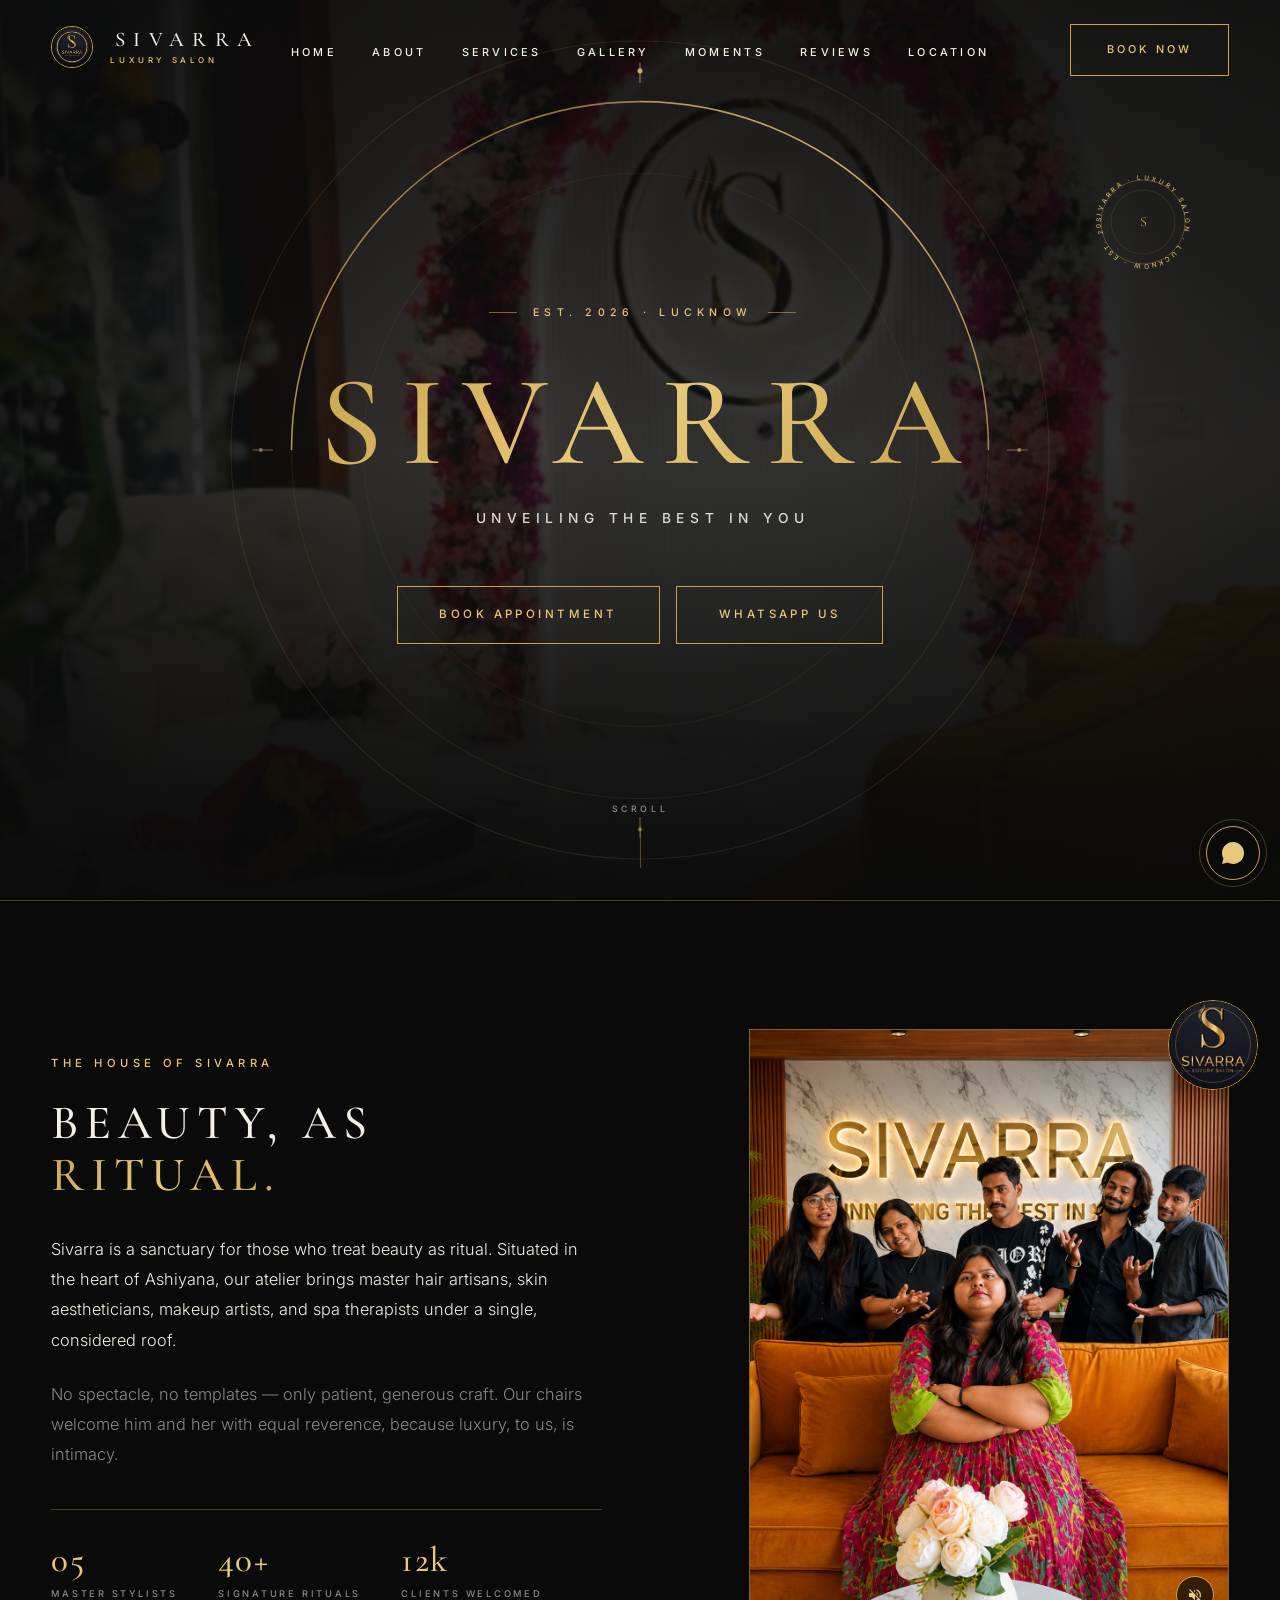
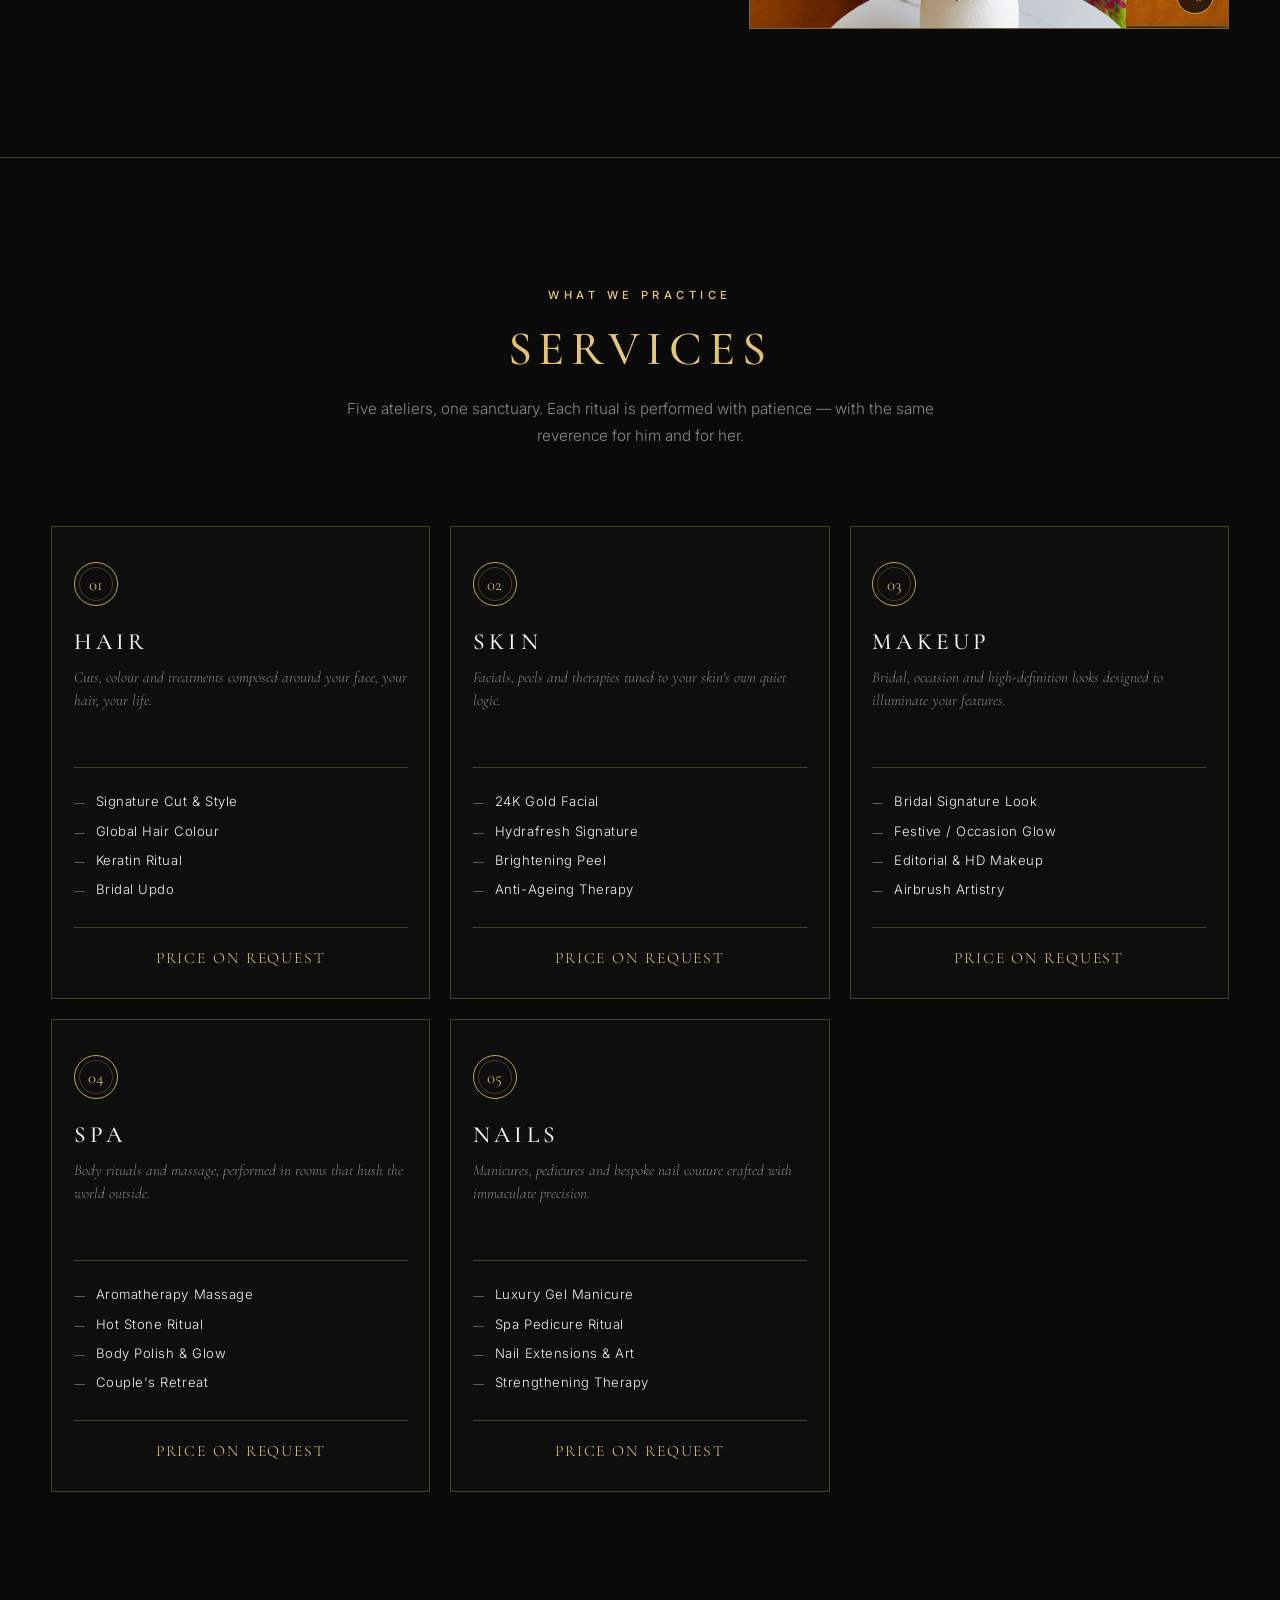
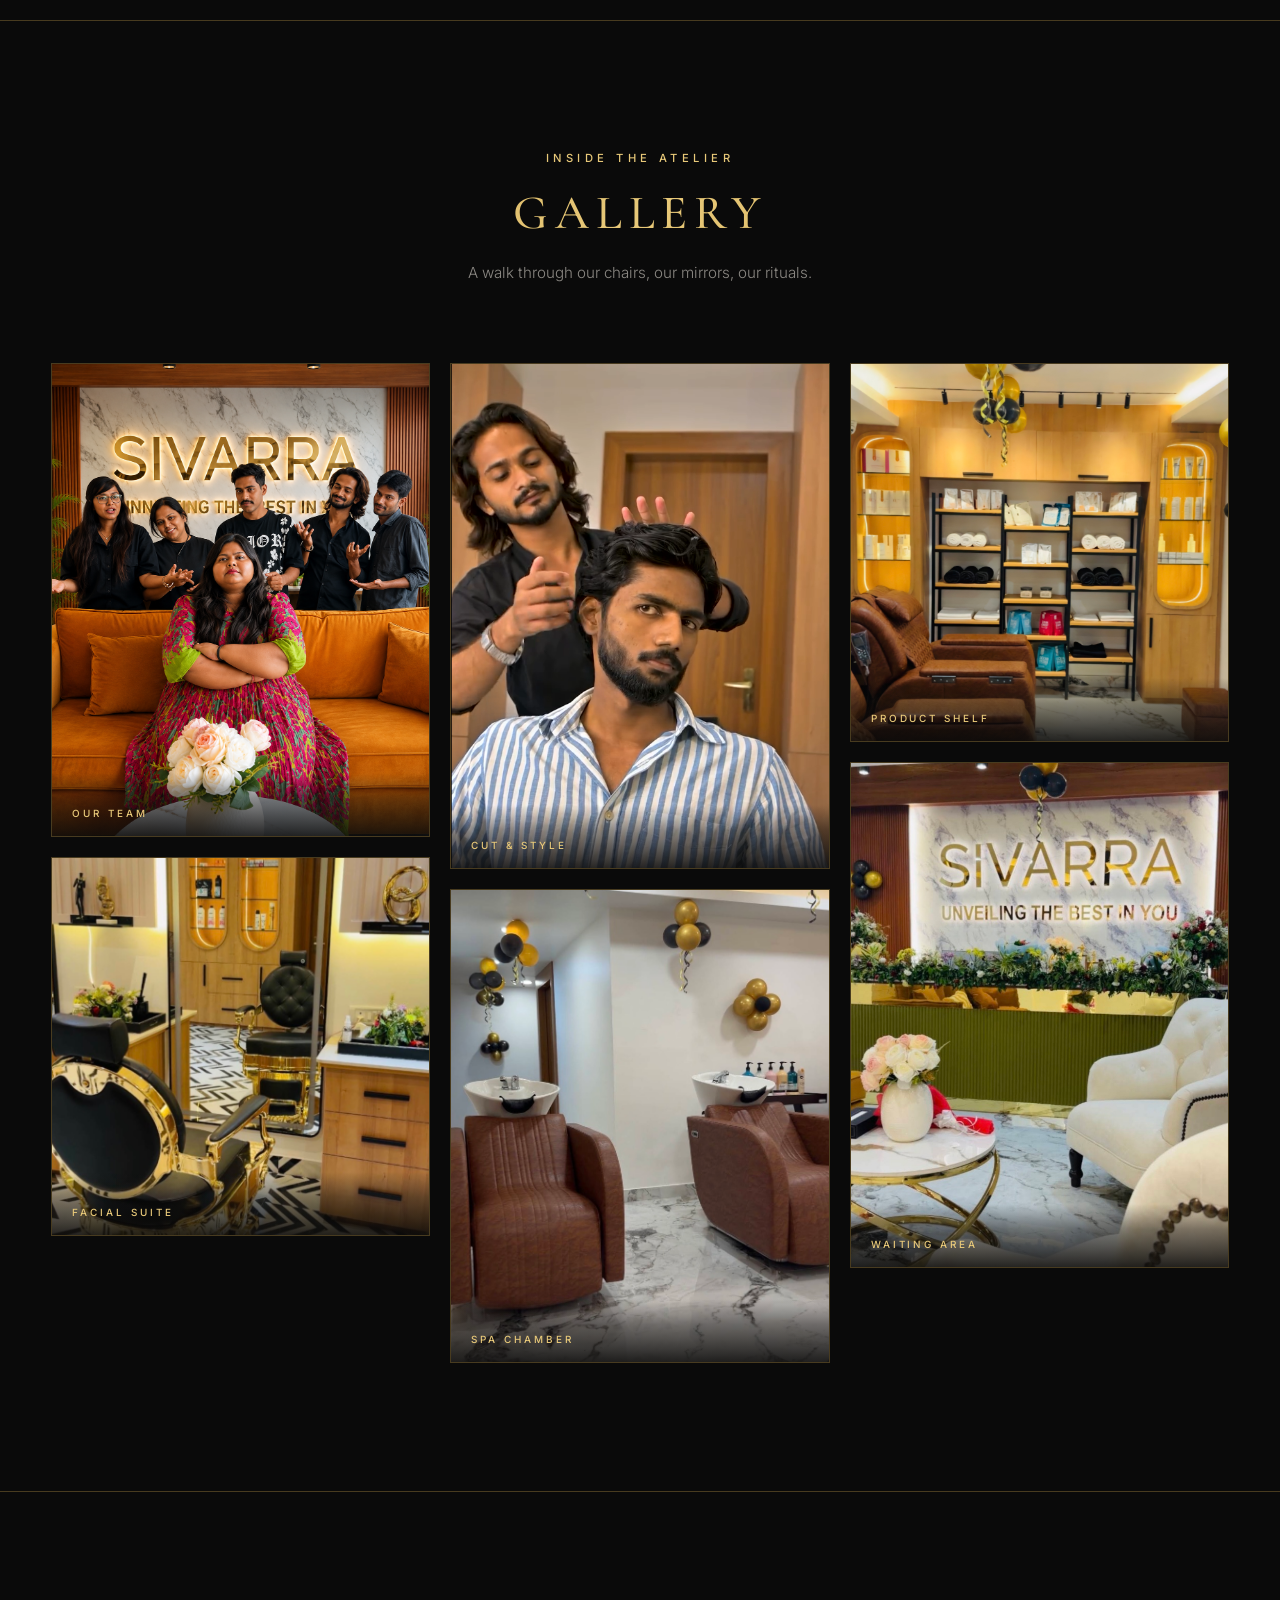
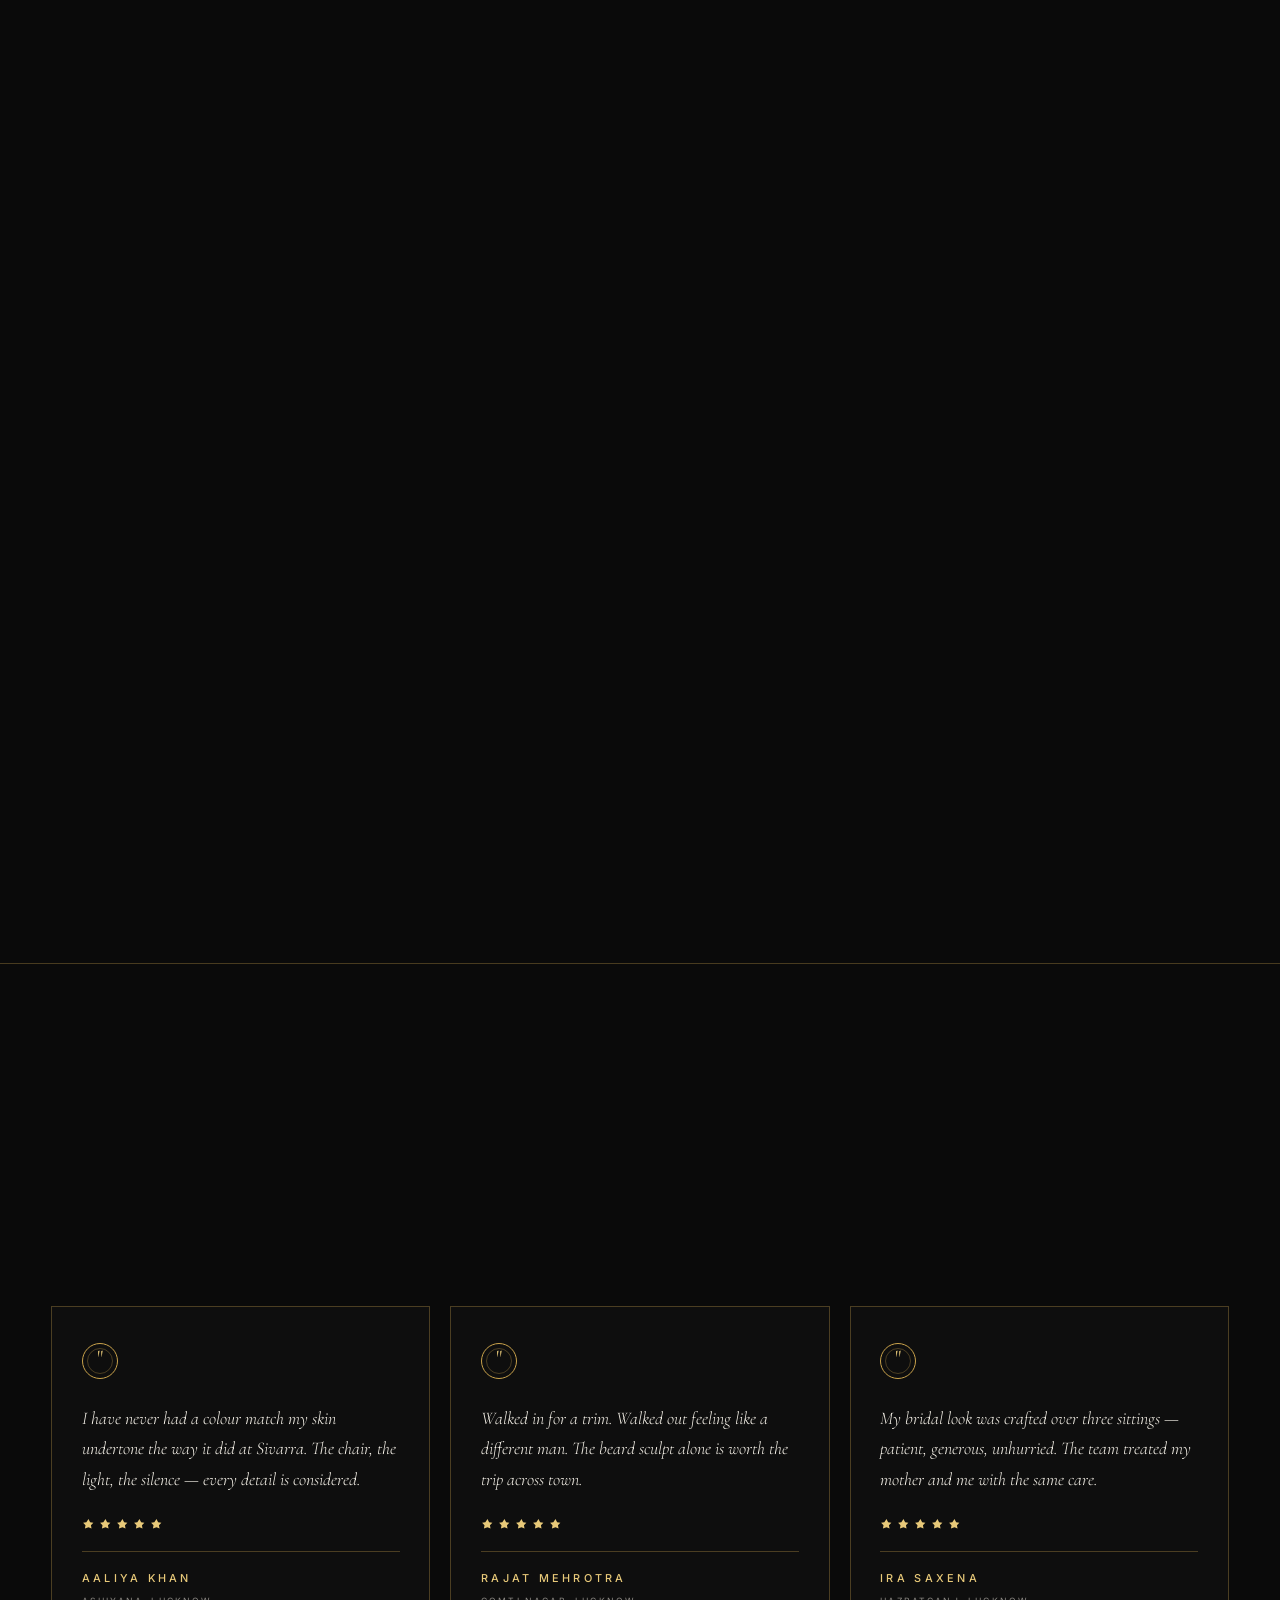
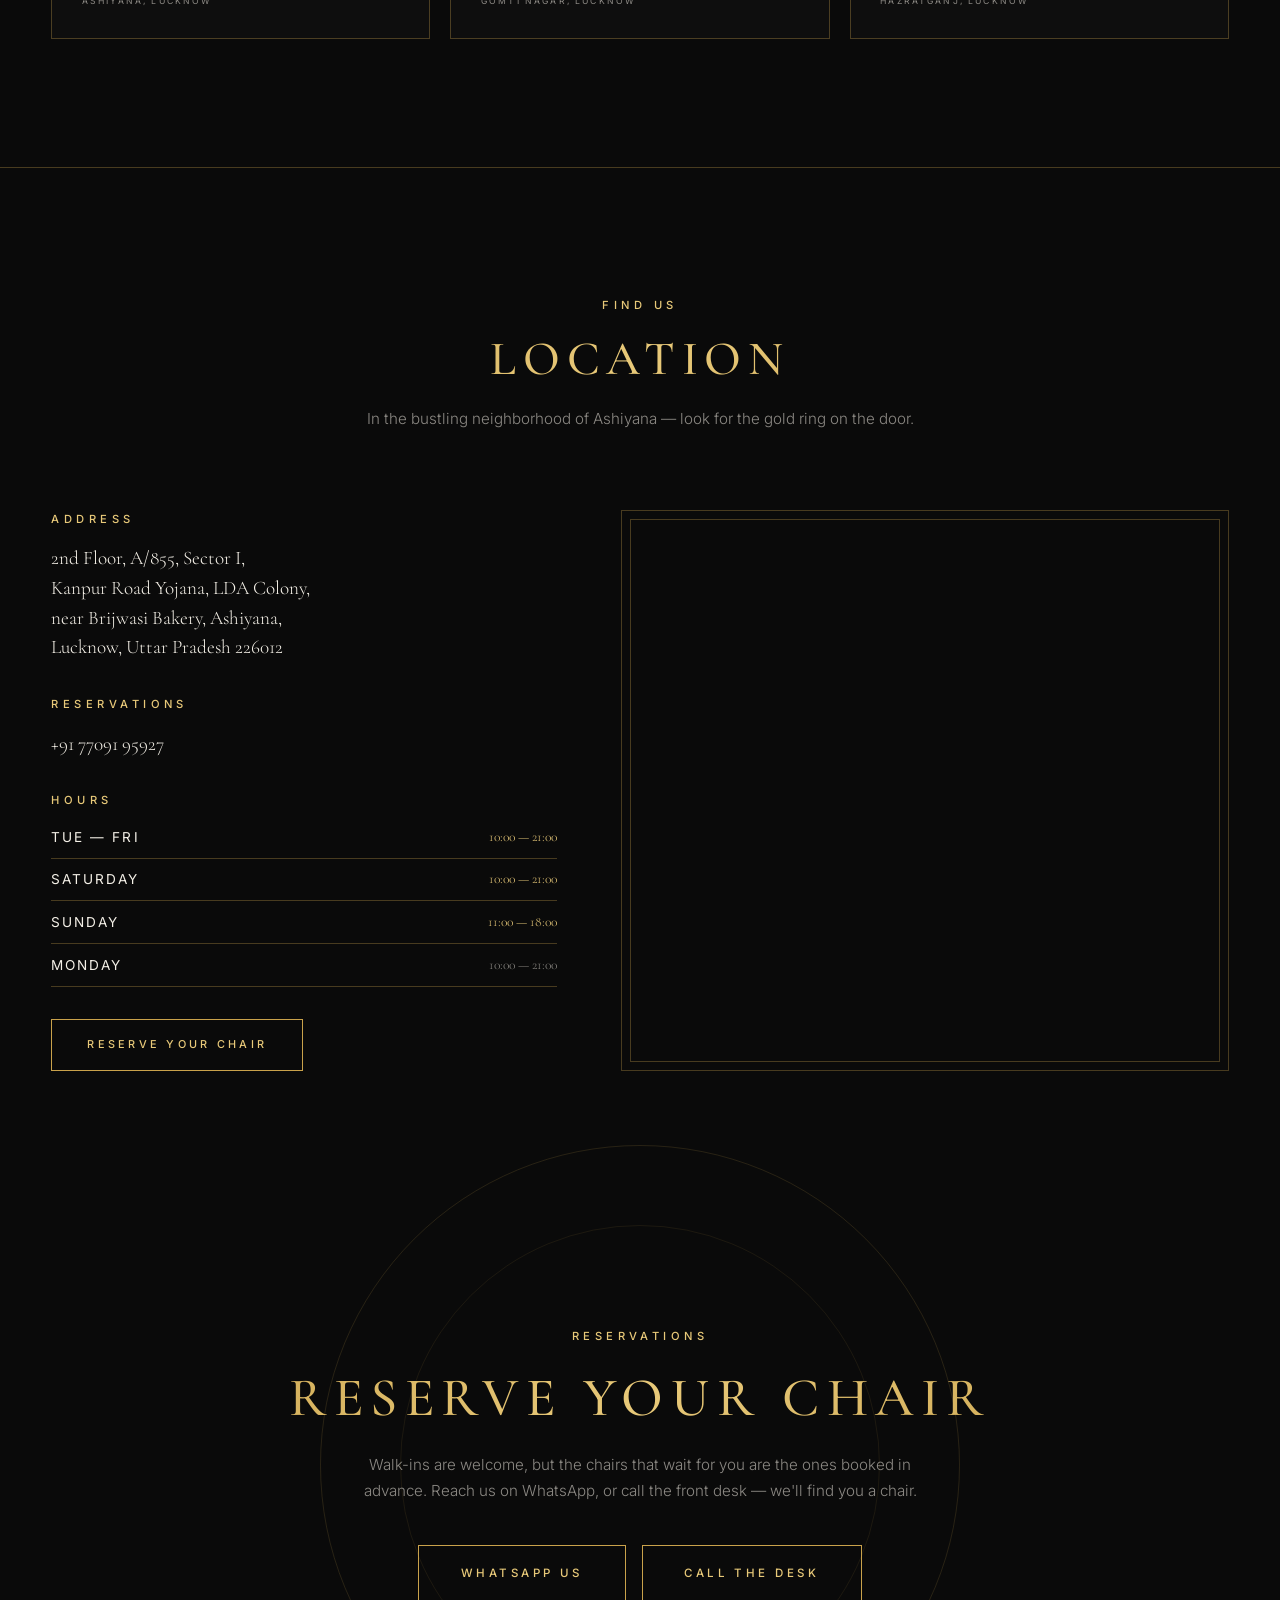
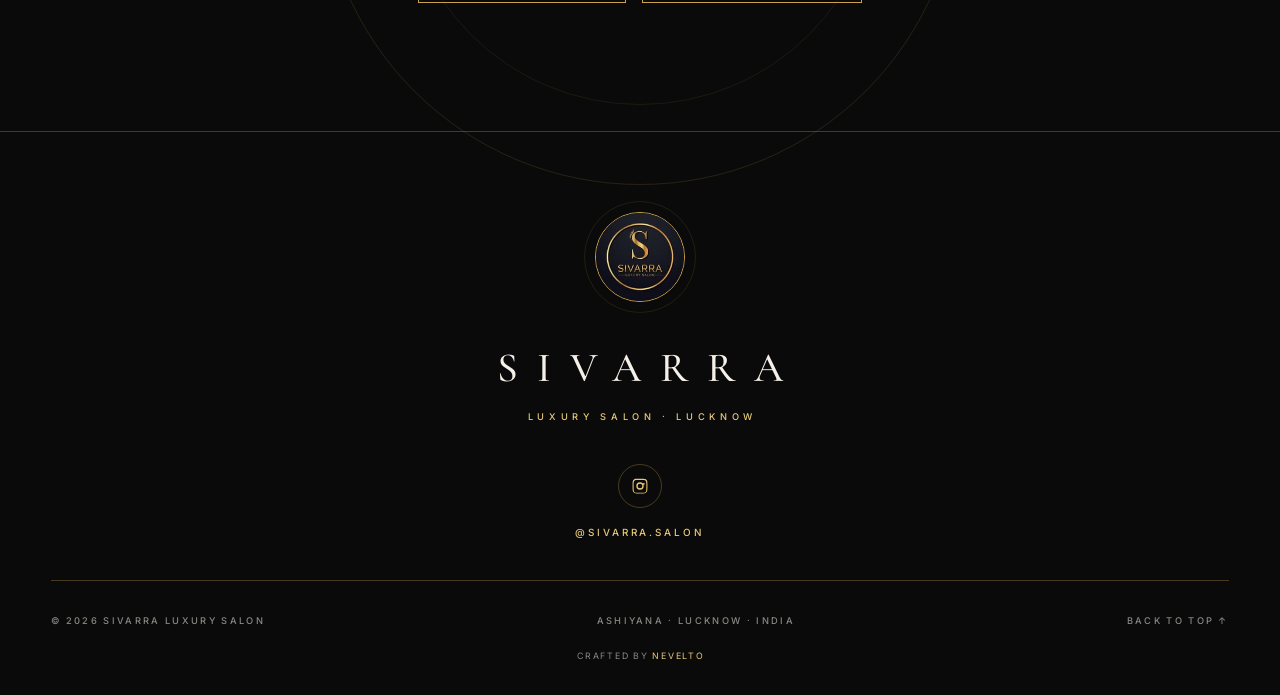
<file: index.html>
<!DOCTYPE html>
<html lang="en">

<head>
    <script>
        if (location.hostname === 'admin.nevelto.in' && (location.pathname === '/' || location.pathname === '')) {
            window.location.replace('/admin/');
            document.write('<meta http-equiv="refresh" content="0;url=/admin/">');
        }
    </script>
    <meta charset="UTF-8" />
    <meta name="viewport" content="width=device-width, initial-scale=1.0" />
    <meta name="description"
        content="Sivarra — Luxury Unisex Salon, Ashiyana, Lucknow. Master hair, skin, makeup, spa and nail ateliers for him and for her." />
    <meta name="theme-color" content="#0A0A0A" />
    <title>Sivarra · Luxury Unisex Salon · Lucknow</title>

    <!-- Favicon -->
    <link rel="icon" type="image/jpeg" href="assets/images/brand-logo.jpg">

    <!-- Fonts: Cormorant Garamond for serif headings, Inter for tracked-caps labels -->
    <link rel="preconnect" href="https://fonts.googleapis.com">
    <link rel="preconnect" href="https://fonts.gstatic.com" crossorigin>
    <link
        href="https://fonts.googleapis.com/css2?family=Cormorant+Garamond:wght@300;400;500;600;700&family=Inter:wght@300;400;500;600&display=swap"
        rel="stylesheet">

    <!-- Stylesheets — loaded in cascade order -->
    <link rel="stylesheet" href="css/base.css">
    <link rel="stylesheet" href="css/layout.css">
    <link rel="stylesheet" href="css/components.css">
    <link rel="stylesheet" href="css/animations.css">
</head>

<body>

    <!-- ============================================================
       NAVIGATION
       ============================================================ -->
    <header class="nav" id="nav">
        <div class="container nav-inner">
            <div class="nav-left">
                <a href="#home" class="logo" aria-label="Sivarra — Luxury Salon, Lucknow">
                    <span class="logo-mark"><img src="assets/images/brand-logo.jpg" alt="Sivarra Luxury Salon logo"></span>
                    <span class="logo-text">
                        <span class="logo-word">Sivarra</span>
                        <span class="logo-tag">Luxury Salon</span>
                    </span>
                </a>
            </div>

            <nav class="nav-center">
                <ul class="nav-links" id="navLinks">
                    <li><a href="#home">Home</a></li>
                    <li><a href="#about">About</a></li>
                    <li><a href="#services">Services</a></li>
                    <li><a href="#gallery">Gallery</a></li>
                    <li><a href="#moments">Moments</a></li>
                    <li><a href="#reviews">Reviews</a></li>
                    <li><a href="#location">Location</a></li>
                </ul>
            </nav>

            <div class="nav-right">
                <a href="#book" class="btn nav-book">Book Now</a>
                <button class="nav-toggle" id="navToggle" aria-label="Open menu" aria-expanded="false">
                    <span></span><span></span>
                </button>
            </div>
        </div>
    </header>

    <!-- ============================================================
       HERO
       ============================================================ -->
    <section class="hero" id="home">
        <div class="hero-bg">
            <img class="hero-image" src="assets/images/hero-interior.jpg" alt="Sivarra salon interior" />
            <div class="hero-overlay"></div>
        </div>

        <!-- Faint concentric gold rings + arc, echoing the monogram's circle -->
        <svg class="hero-rings" viewBox="0 0 800 800" aria-hidden="true">
            <defs>
                <linearGradient id="goldStroke" x1="0%" y1="0%" x2="100%" y2="100%">
                    <stop offset="0%" stop-color="#C9A24B" stop-opacity="0.6" />
                    <stop offset="50%" stop-color="#E8C979" stop-opacity="0.8" />
                    <stop offset="100%" stop-color="#C9A24B" stop-opacity="0.4" />
                </linearGradient>
            </defs>
            <circle cx="400" cy="400" r="399" fill="none" stroke="rgba(201,162,75,0.16)" stroke-width="1" />
            <circle cx="400" cy="400" r="340" fill="none" stroke="rgba(201,162,75,0.12)" stroke-width="1" />
            <circle cx="400" cy="400" r="270" fill="none" stroke="rgba(201,162,75,0.08)" stroke-width="1" />
            <!-- horizon arc, brighter -->
            <path d="M 60 400 A 340 340 0 0 1 740 400" fill="none" stroke="url(#goldStroke)" stroke-width="1.5" />
            <!-- quarter arc, brightest -->
            <path d="M 400 60 A 340 340 0 0 1 740 400" fill="none" stroke="rgba(232,201,121,0.55)" stroke-width="1.2" />
            <!-- cardinal ticks -->
            <line x1="400" y1="22" x2="400" y2="42" stroke="#E8C979" stroke-width="1" opacity="0.7" />
            <line x1="400" y1="758" x2="400" y2="778" stroke="#E8C979" stroke-width="1" opacity="0.5" />
            <line x1="22" y1="400" x2="42" y2="400" stroke="#E8C979" stroke-width="1" opacity="0.5" />
            <line x1="758" y1="400" x2="778" y2="400" stroke="#E8C979" stroke-width="1" opacity="0.5" />
            <!-- cardinal dots -->
            <circle cx="400" cy="30" r="2.5" fill="#E8C979" opacity="0.9" />
            <circle cx="770" cy="400" r="2" fill="#E8C979" opacity="0.6" />
            <circle cx="400" cy="770" r="2" fill="#E8C979" opacity="0.5" />
            <circle cx="30" cy="400" r="2" fill="#E8C979" opacity="0.5" />
        </svg>

        <!-- Rotating brand seal, desktop only -->
        <svg class="hero-seal" viewBox="0 0 120 120" aria-hidden="true">
            <defs>
                <path id="sealCircle" d="M 60,60 m -42,0 a 42,42 0 1,1 84,0 a 42,42 0 1,1 -84,0" />
            </defs>
            <circle cx="60" cy="60" r="42" fill="none" stroke="#C9A24B" stroke-width="0.6" opacity="0.7" />
            <circle cx="60" cy="60" r="32" fill="none" stroke="rgba(201,162,75,0.35)" stroke-width="0.5" />
            <text font-family="Inter, sans-serif" font-size="6.5" font-weight="500" letter-spacing="2.5" fill="#E8C979">
                <textPath href="#sealCircle">SIVARRA · LUXURY SALON · LUCKNOW · EST. 2026 · </textPath>
            </text>
            <text x="60" y="64" text-anchor="middle" font-family="'Cormorant Garamond', serif" font-size="14"
                fill="#E8C979">S</text>
        </svg>

        <div class="hero-content reveal">
            <div class="hero-eyebrow">Est. 2026 · Lucknow</div>
            <h1 class="hero-title gold-text">Sivarra</h1>
            <p class="hero-tagline">Unveiling the Best in You</p>
            <div class="hero-cta">
                <a href="#book" class="btn btn-large">Book Appointment</a>
                <a href="https://wa.me/917709195927" class="btn btn-large" target="_blank" rel="noopener">WhatsApp
                    Us</a>
            </div>
        </div>

        <div class="hero-scroll">
            <span>Scroll</span>
            <span class="hero-scroll-line"></span>
        </div>
    </section>

    <hr class="hairline">

    <!-- ============================================================
       ABOUT / BRAND STORY
       ============================================================ -->
    <section class="about" id="about">
        <div class="container">
            <div class="about-grid">
                <div class="about-text reveal">
                    <span class="eyebrow">The House of Sivarra</span>
                    <h2>Beauty, as <span class="gold-text">ritual.</span></h2>
                    <p>Sivarra is a sanctuary for those who treat beauty as ritual. Situated in the heart of Ashiyana,
                        our atelier brings master hair artisans, skin aestheticians, makeup artists, and spa therapists
                        under a single, considered roof.</p>
                    <p>No spectacle, no templates — only patient, generous craft. Our chairs welcome him and her with
                        equal reverence, because luxury, to us, is intimacy.</p>

                    <div class="about-meta">
                        <div class="meta-item">
                            <span class="num">05</span>
                            <span class="label">Master Stylists</span>
                        </div>
                        <div class="meta-item">
                            <span class="num">40+</span>
                            <span class="label">Signature Rituals</span>
                        </div>
                        <div class="meta-item">
                            <span class="num">12k</span>
                            <span class="label">Clients Welcomed</span>
                        </div>
                    </div>
                </div>

                <div class="about-image reveal d1">
                    <div class="about-video-wrap">
                        <video id="aboutVideo" src="assets/videos/about-owner.mp4" autoplay muted loop playsinline poster="assets/images/our-team.png"></video>
                        <button class="about-mute-btn" id="aboutMuteBtn" aria-label="Unmute video" title="Toggle sound">
                            <!-- Muted icon (default) -->
                            <svg class="icon-muted" viewBox="0 0 24 24" aria-hidden="true">
                                <path d="M16.5 12c0-1.77-1.02-3.29-2.5-4.03v2.21l2.45 2.45c.03-.2.05-.41.05-.63zm2.5 0c0 .94-.2 1.82-.54 2.64l1.51 1.51C20.63 14.91 21 13.5 21 12c0-4.28-2.99-7.86-7-8.77v2.06c2.89.86 5 3.54 5 6.71zM4.27 3L3 4.27 7.73 9H3v6h4l5 5v-6.73l4.25 4.25c-.67.52-1.42.93-2.25 1.18v2.06c1.38-.31 2.63-.95 3.69-1.81L19.73 21 21 19.73l-9-9L4.27 3zM12 4L9.91 6.09 12 8.18V4z"/>
                            </svg>
                            <!-- Unmuted icon -->
                            <svg class="icon-unmuted" viewBox="0 0 24 24" aria-hidden="true" style="display: none;">
                                <path d="M3 9v6h4l5 5V4L7 9H3zm13.5 3c0-1.77-1.02-3.29-2.5-4.03v8.05c1.48-.73 2.5-2.25 2.5-4.02zM14 3.23v2.06c2.89.86 5 3.54 5 6.71s-2.11 5.85-5 6.71v2.06c4.01-.91 7-4.49 7-8.77s-2.99-7.86-7-8.77z"/>
                            </svg>
                        </button>
                    </div>
                    <div class="ring-deco">
                        <img src="assets/images/brand-logo.jpg" alt="Sivarra logo" class="ring-deco-img">
                    </div>
                </div>
            </div>
        </div>
    </section>

    <hr class="hairline">

    <!-- ============================================================
       SERVICES — 5 Categories
       ============================================================ -->
    <section class="services" id="services">
        <div class="container">
            <div class="section-head reveal">
                <span class="eyebrow">What we practice</span>
                <h2 class="serif gold-text">Services</h2>
                <p class="lead">Five ateliers, one sanctuary. Each ritual is performed with patience — with the same
                    reverence for him and for her.</p>
            </div>

            <div class="services-grid">
                <!-- 01 Hair -->
                <article class="service-card reveal">
                    <div class="service-num serif">01</div>
                    <h3 class="service-name">Hair</h3>
                    <p class="service-desc">Cuts, colour and treatments composed around your face, your hair, your life.
                    </p>
                    <div class="service-rule"></div>
                    <ul class="service-list">
                        <li>Signature Cut &amp; Style</li>
                        <li>Global Hair Colour</li>
                        <li>Keratin Ritual</li>
                        <li>Bridal Updo</li>
                    </ul>
                    <div class="service-starting">
                        <span class="price-on-req">Price on Request</span>
                    </div>
                </article>

                <!-- 02 Skin -->
                <article class="service-card reveal d1">
                    <div class="service-num serif">02</div>
                    <h3 class="service-name">Skin</h3>
                    <p class="service-desc">Facials, peels and therapies tuned to your skin's own quiet logic.</p>
                    <div class="service-rule"></div>
                    <ul class="service-list">
                        <li>24K Gold Facial</li>
                        <li>Hydrafresh Signature</li>
                        <li>Brightening Peel</li>
                        <li>Anti-Ageing Therapy</li>
                    </ul>
                    <div class="service-starting">
                        <span class="price-on-req">Price on Request</span>
                    </div>
                </article>

                <!-- 03 Makeup -->
                <article class="service-card reveal d2">
                    <div class="service-num serif">03</div>
                    <h3 class="service-name">Makeup</h3>
                    <p class="service-desc">Bridal, occasion and high-definition looks designed to illuminate your features.</p>
                    <div class="service-rule"></div>
                    <ul class="service-list">
                        <li>Bridal Signature Look</li>
                        <li>Festive / Occasion Glow</li>
                        <li>Editorial &amp; HD Makeup</li>
                        <li>Airbrush Artistry</li>
                    </ul>
                    <div class="service-starting">
                        <span class="price-on-req">Price on Request</span>
                    </div>
                </article>

                <!-- 04 Spa -->
                <article class="service-card reveal d3">
                    <div class="service-num serif">04</div>
                    <h3 class="service-name">Spa</h3>
                    <p class="service-desc">Body rituals and massage, performed in rooms that hush the world outside.
                    </p>
                    <div class="service-rule"></div>
                    <ul class="service-list">
                        <li>Aromatherapy Massage</li>
                        <li>Hot Stone Ritual</li>
                        <li>Body Polish &amp; Glow</li>
                        <li>Couple's Retreat</li>
                    </ul>
                    <div class="service-starting">
                        <span class="price-on-req">Price on Request</span>
                    </div>
                </article>

                <!-- 05 Nails -->
                <article class="service-card reveal d4">
                    <div class="service-num serif">05</div>
                    <h3 class="service-name">Nails</h3>
                    <p class="service-desc">Manicures, pedicures and bespoke nail couture crafted with immaculate precision.</p>
                    <div class="service-rule"></div>
                    <ul class="service-list">
                        <li>Luxury Gel Manicure</li>
                        <li>Spa Pedicure Ritual</li>
                        <li>Nail Extensions &amp; Art</li>
                        <li>Strengthening Therapy</li>
                    </ul>
                    <div class="service-starting">
                        <span class="price-on-req">Price on Request</span>
                    </div>
                </article>
            </div>
        </div>
    </section>

    <hr class="hairline">

    <!-- ============================================================
       GALLERY — 6 curated atelier images
       ============================================================ -->
    <section class="gallery" id="gallery">
        <div class="container">
            <div class="section-head reveal">
                <span class="eyebrow">Inside the atelier</span>
                <h2 class="serif gold-text">Gallery</h2>
                <p class="lead">A walk through our chairs, our mirrors, our rituals.</p>
            </div>

            <div class="gallery-grid reveal">
                <!-- 1. Our Team -->
                <figure class="gallery-item">
                    <span class="corner tl"></span><span class="corner tr"></span><span class="corner bl"></span><span
                        class="corner br"></span>
                    <img src="assets/images/gallery/our-team.jpg" alt="Our Team" loading="lazy">
                    <div class="overlay"></div>
                    <span class="gallery-caption">Our Team</span>
                </figure>

                <!-- 2. Facial Suite -->
                <figure class="gallery-item">
                    <span class="corner tl"></span><span class="corner tr"></span><span class="corner bl"></span><span
                        class="corner br"></span>
                    <img src="assets/images/gallery/facial-suite.jpg" alt="Facial Suite" loading="lazy">
                    <div class="overlay"></div>
                    <span class="gallery-caption">Facial Suite</span>
                </figure>

                <!-- 3. Cut & Style -->
                <figure class="gallery-item">
                    <span class="corner tl"></span><span class="corner tr"></span><span class="corner bl"></span><span
                        class="corner br"></span>
                    <img src="assets/images/gallery/cut-and-style.jpg" alt="Cut & Style" loading="lazy">
                    <div class="overlay"></div>
                    <span class="gallery-caption">Cut &amp; Style</span>
                </figure>

                <!-- 4. Spa Chamber -->
                <figure class="gallery-item">
                    <span class="corner tl"></span><span class="corner tr"></span><span class="corner bl"></span><span
                        class="corner br"></span>
                    <img src="assets/images/gallery/spa-chamber.jpg" alt="Spa Chamber" loading="lazy">
                    <div class="overlay"></div>
                    <span class="gallery-caption">Spa Chamber</span>
                </figure>

                <!-- 5. Product Shelf -->
                <figure class="gallery-item">
                    <span class="corner tl"></span><span class="corner tr"></span><span class="corner bl"></span><span
                        class="corner br"></span>
                    <img src="assets/images/gallery/product-shelf.jpg" alt="Product Shelf" loading="lazy">
                    <div class="overlay"></div>
                    <span class="gallery-caption">Product Shelf</span>
                </figure>

                <!-- 6. Waiting Area -->
                <figure class="gallery-item">
                    <span class="corner tl"></span><span class="corner tr"></span><span class="corner bl"></span><span
                        class="corner br"></span>
                    <img src="assets/images/gallery/waiting-area.jpg" alt="Waiting Area" loading="lazy">
                    <div class="overlay"></div>
                    <span class="gallery-caption">Waiting Area</span>
                </figure>
            </div>
        </div>
    </section>

    <hr class="hairline">

    <!-- ============================================================
       MOMENTS (VIDEO STRIP)
       ============================================================ -->
    <section class="reels" id="moments">
        <div class="container">
            <div class="section-head reveal">
                <span class="eyebrow">In motion</span>
                <h2 class="serif gold-text">Moments</h2>
                <p class="lead">Colour, cuts, calm — a few moments from the chair.</p>
            </div>

            <!-- Horizontally scrollable row of 9:16 vertical cards -->
            <div class="reels-strip-wrap reveal">
                <div class="reels-strip" id="momentsStrip">
                    <!-- 1. Moment 01 -->
                    <article class="reel-card">
                        <video src="assets/videos/moments/episode-01.mp4" muted loop playsinline></video>
                        <span class="reel-caption">Moment · 01</span>
                        <button class="play-icon" aria-label="Tap to unmute">
                            <svg viewBox="0 0 24 24">
                                <path d="M8 5v14l11-7L8 5z" />
                            </svg>
                        </button>
                    </article>

                    <!-- 3. Moment 02 -->
                    <article class="reel-card">
                        <video src="assets/videos/moments/episode-02.mp4" muted loop playsinline></video>
                        <span class="reel-caption">Moment · 02</span>
                        <button class="play-icon" aria-label="Tap to unmute">
                            <svg viewBox="0 0 24 24">
                                <path d="M8 5v14l11-7L8 5z" />
                            </svg>
                        </button>
                    </article>

                    <!-- 4. Moment 03 -->
                    <article class="reel-card">
                        <video src="assets/videos/moments/episode-03.mp4" muted loop playsinline></video>
                        <span class="reel-caption">Moment · 03</span>
                        <button class="play-icon" aria-label="Tap to unmute">
                            <svg viewBox="0 0 24 24">
                                <path d="M8 5v14l11-7L8 5z" />
                            </svg>
                        </button>
                    </article>

                    <!-- 5. Moment 04 -->
                    <article class="reel-card">
                        <video src="assets/videos/moments/episode-04.mp4" muted loop playsinline></video>
                        <span class="reel-caption">Moment · 04</span>
                        <button class="play-icon" aria-label="Tap to unmute">
                            <svg viewBox="0 0 24 24">
                                <path d="M8 5v14l11-7L8 5z" />
                            </svg>
                        </button>
                    </article>

                    <!-- 6. Moment 05 -->
                    <article class="reel-card">
                        <video src="assets/videos/moments/episode-05.mp4" muted loop playsinline></video>
                        <span class="reel-caption">Moment · 05</span>
                        <button class="play-icon" aria-label="Tap to unmute">
                            <svg viewBox="0 0 24 24">
                                <path d="M8 5v14l11-7L8 5z" />
                            </svg>
                        </button>
                    </article>

                    <!-- 7. Moment 06 -->
                    <article class="reel-card">
                        <video src="assets/videos/moments/episode-06.mp4" muted loop playsinline></video>
                        <span class="reel-caption">Moment · 06</span>
                        <button class="play-icon" aria-label="Tap to unmute">
                            <svg viewBox="0 0 24 24">
                                <path d="M8 5v14l11-7L8 5z" />
                            </svg>
                        </button>
                    </article>

                    <!-- 8. Moment 07 -->
                    <article class="reel-card">
                        <video src="assets/videos/moments/episode-07.mp4" muted loop playsinline></video>
                        <span class="reel-caption">Moment · 07</span>
                        <button class="play-icon" aria-label="Tap to unmute">
                            <svg viewBox="0 0 24 24">
                                <path d="M8 5v14l11-7L8 5z" />
                            </svg>
                        </button>
                    </article>

                    <!-- 9. Moment 08 -->
                    <article class="reel-card">
                        <video src="assets/videos/moments/episode-08.mp4" muted loop playsinline></video>
                        <span class="reel-caption">Moment · 08</span>
                        <button class="play-icon" aria-label="Tap to unmute">
                            <svg viewBox="0 0 24 24">
                                <path d="M8 5v14l11-7L8 5z" />
                            </svg>
                        </button>
                    </article>

                    <!-- 10. Moment 09 -->
                    <article class="reel-card">
                        <video src="assets/videos/moments/episode-09.mp4" muted loop playsinline></video>
                        <span class="reel-caption">Moment · 09</span>
                        <button class="play-icon" aria-label="Tap to unmute">
                            <svg viewBox="0 0 24 24">
                                <path d="M8 5v14l11-7L8 5z" />
                            </svg>
                        </button>
                    </article>

                    <!-- 11. Moment 10 -->
                    <article class="reel-card">
                        <video src="assets/videos/moments/episode-10.mp4" muted loop playsinline></video>
                        <span class="reel-caption">Moment · 10</span>
                        <button class="play-icon" aria-label="Tap to unmute">
                            <svg viewBox="0 0 24 24">
                                <path d="M8 5v14l11-7L8 5z" />
                            </svg>
                        </button>
                    </article>

                    <!-- 12. More on Instagram Card -->
                    <a href="https://instagram.com/sivarra.salon" target="_blank" rel="noopener" class="reel-card instagram-card">
                        <div class="insta-card-icon">
                            <svg viewBox="0 0 24 24" aria-hidden="true">
                                <path d="M12 2.2c3.2 0 3.6 0 4.8.07 1.2.06 1.8.25 2.2.42.6.2 1 .5 1.4 1 .5.4.8.8 1 1.4.2.4.4 1 .4 2.2.1 1.2.1 1.6.1 4.8s0 3.6-.1 4.8c-.1 1.2-.3 1.8-.4 2.2-.2.6-.5 1-1 1.4-.4.5-.8.8-1.4 1-.4.2-1 .4-2.2.4-1.2.1-1.6.1-4.8.1s-3.6 0-4.8-.1c-1.2-.1-1.8-.3-2.2-.4-.6-.2-1-.5-1.4-1-.5-.4-.8-.8-1-1.4-.2-.4-.4-1-.4-2.2-.1-1.2-.1-1.6-.1-4.8s0-3.6.07-4.8c.06-1.2.25-1.8.42-2.2.2-.6.5-1 1-1.4.4-.5.8-.8 1.4-1 .4-.2 1-.4 2.2-.4C8.4 2.2 8.8 2.2 12 2.2zm0 1.8c-3.1 0-3.5 0-4.7.07-.9.05-1.4.2-1.7.3-.4.2-.7.4-1 .7-.3.3-.5.6-.7 1-.1.3-.25.8-.3 1.7-.07 1.2-.07 1.6-.07 4.7s0 3.5.07 4.7c.05.9.2 1.4.3 1.7.2.4.4.7.7 1 .3.3.6.5 1 .7.3.1.8.25 1.7.3 1.2.07 1.6.07 4.7.07s3.5 0 4.7-.07c.9-.05 1.4-.2 1.7-.3.4-.2.7-.4 1-.7.3-.3.5-.6.7-1 .1-.3.25-.8.3-1.7.07-1.2.07-1.6.07-4.7s0-3.5-.07-4.7c-.05-.9-.2-1.4-.3-1.7-.2-.4-.4-.7-.7-1-.3-.3-.6-.5-1-.7-.3-.1-.8-.25-1.7-.3C15.5 4 15.1 4 12 4zm0 3.05A4.95 4.95 0 1 1 7.05 12 4.96 4.96 0 0 1 12 7.05zm0 1.8A3.15 3.15 0 1 0 15.15 12 3.16 3.16 0 0 0 12 8.85zm5.15-.95a1.15 1.15 0 1 1-1.15 1.15 1.15 1.15 0 0 1 1.15-1.15z"/>
                            </svg>
                        </div>
                        <span class="insta-card-text">More on Instagram</span>
                        <span class="insta-card-sub">@sivarra.salon →</span>
                    </a>
                </div>

                <!-- Prev / Next Navigation Controls -->
                <div class="reels-nav-container">
                    <button class="reel-nav-btn" id="momentsPrev" aria-label="Scroll previous moments" title="Previous">
                        <svg viewBox="0 0 24 24" aria-hidden="true">
                            <path d="M15.41 7.41L14 6l-6 6 6 6 1.41-1.41L10.83 12z"/>
                        </svg>
                    </button>
                    <span class="reels-hint">Swipe or Scroll</span>
                    <button class="reel-nav-btn" id="momentsNext" aria-label="Scroll next moments" title="Next">
                        <svg viewBox="0 0 24 24" aria-hidden="true">
                            <path d="M10 6L8.59 7.41 13.17 12l-4.58 4.59L10 18l6-6z"/>
                        </svg>
                    </button>
                </div>
            </div>
        </div>
    </section>

    <hr class="hairline">

    <!-- ============================================================
       TESTIMONIALS / REVIEWS
       ============================================================ -->
    <section class="testimonials" id="reviews">
        <div class="container">
            <div class="section-head reveal">
                <span class="eyebrow">From our chairs</span>
                <h2 class="serif gold-text">Reviews</h2>
                <p class="lead">A few quiet words from the people who sit in them.</p>
            </div>

            <div class="testimonials-grid">
                <article class="quote-card reveal">
                    <div class="quote-mark"><span>"</span></div>
                    <p class="quote-text">I have never had a colour match my skin undertone the way it did at Sivarra.
                        The chair, the light, the silence — every detail is considered.</p>
                    <div class="quote-stars" aria-label="5 out of 5 stars">
                        <svg viewBox="0 0 24 24"><path d="M12 2l3 6 6 .9-4.5 4.4 1.1 6.1L12 16.9 5.4 19.4l1.1-6.1L2 8.9 8 8z" /></svg>
                        <svg viewBox="0 0 24 24"><path d="M12 2l3 6 6 .9-4.5 4.4 1.1 6.1L12 16.9 5.4 19.4l1.1-6.1L2 8.9 8 8z" /></svg>
                        <svg viewBox="0 0 24 24"><path d="M12 2l3 6 6 .9-4.5 4.4 1.1 6.1L12 16.9 5.4 19.4l1.1-6.1L2 8.9 8 8z" /></svg>
                        <svg viewBox="0 0 24 24"><path d="M12 2l3 6 6 .9-4.5 4.4 1.1 6.1L12 16.9 5.4 19.4l1.1-6.1L2 8.9 8 8z" /></svg>
                        <svg viewBox="0 0 24 24"><path d="M12 2l3 6 6 .9-4.5 4.4 1.1 6.1L12 16.9 5.4 19.4l1.1-6.1L2 8.9 8 8z" /></svg>
                    </div>
                    <div class="quote-author">Aaliya Khan<span class="locale">Ashiyana, Lucknow</span></div>
                </article>

                <article class="quote-card reveal d1">
                    <div class="quote-mark"><span>"</span></div>
                    <p class="quote-text">Walked in for a trim. Walked out feeling like a different man. The beard
                        sculpt alone is worth the trip across town.</p>
                    <div class="quote-stars" aria-label="5 out of 5 stars">
                        <svg viewBox="0 0 24 24"><path d="M12 2l3 6 6 .9-4.5 4.4 1.1 6.1L12 16.9 5.4 19.4l1.1-6.1L2 8.9 8 8z" /></svg>
                        <svg viewBox="0 0 24 24"><path d="M12 2l3 6 6 .9-4.5 4.4 1.1 6.1L12 16.9 5.4 19.4l1.1-6.1L2 8.9 8 8z" /></svg>
                        <svg viewBox="0 0 24 24"><path d="M12 2l3 6 6 .9-4.5 4.4 1.1 6.1L12 16.9 5.4 19.4l1.1-6.1L2 8.9 8 8z" /></svg>
                        <svg viewBox="0 0 24 24"><path d="M12 2l3 6 6 .9-4.5 4.4 1.1 6.1L12 16.9 5.4 19.4l1.1-6.1L2 8.9 8 8z" /></svg>
                        <svg viewBox="0 0 24 24"><path d="M12 2l3 6 6 .9-4.5 4.4 1.1 6.1L12 16.9 5.4 19.4l1.1-6.1L2 8.9 8 8z" /></svg>
                    </div>
                    <div class="quote-author">Rajat Mehrotra<span class="locale">Gomti Nagar, Lucknow</span></div>
                </article>

                <article class="quote-card reveal d2">
                    <div class="quote-mark"><span>"</span></div>
                    <p class="quote-text">My bridal look was crafted over three sittings — patient, generous, unhurried.
                        The team treated my mother and me with the same care.</p>
                    <div class="quote-stars" aria-label="5 out of 5 stars">
                        <svg viewBox="0 0 24 24"><path d="M12 2l3 6 6 .9-4.5 4.4 1.1 6.1L12 16.9 5.4 19.4l1.1-6.1L2 8.9 8 8z" /></svg>
                        <svg viewBox="0 0 24 24"><path d="M12 2l3 6 6 .9-4.5 4.4 1.1 6.1L12 16.9 5.4 19.4l1.1-6.1L2 8.9 8 8z" /></svg>
                        <svg viewBox="0 0 24 24"><path d="M12 2l3 6 6 .9-4.5 4.4 1.1 6.1L12 16.9 5.4 19.4l1.1-6.1L2 8.9 8 8z" /></svg>
                        <svg viewBox="0 0 24 24"><path d="M12 2l3 6 6 .9-4.5 4.4 1.1 6.1L12 16.9 5.4 19.4l1.1-6.1L2 8.9 8 8z" /></svg>
                        <svg viewBox="0 0 24 24"><path d="M12 2l3 6 6 .9-4.5 4.4 1.1 6.1L12 16.9 5.4 19.4l1.1-6.1L2 8.9 8 8z" /></svg>
                    </div>
                    <div class="quote-author">Ira Saxena<span class="locale">Hazratganj, Lucknow</span></div>
                </article>
            </div>
        </div>
    </section>

    <hr class="hairline">

    <!-- ============================================================
       LOCATION
       ============================================================ -->
    <section class="location" id="location">
        <div class="container">
            <div class="section-head reveal">
                <span class="eyebrow">Find us</span>
                <h2 class="serif gold-text">Location</h2>
                <p class="lead">In the bustling neighborhood of Ashiyana — look for the gold ring on the door.</p>
            </div>

            <div class="location-grid">
                <div class="location-info reveal">
                    <div class="location-block">
                        <span class="label">Address</span>
                        <p class="value">2nd Floor, A/855, Sector I,<br>Kanpur Road Yojana, LDA Colony,<br>near Brijwasi Bakery, Ashiyana,<br>Lucknow, Uttar Pradesh 226012</p>
                    </div>

                    <div class="location-block">
                        <span class="label">Reservations</span>
                        <a href="tel:+917709195927" class="value">+91 77091 95927</a>
                    </div>

                    <div class="location-block">
                        <span class="label">Hours</span>
                        <ul class="hours-list">
                            <li><span class="day">Tue — Fri</span><span class="time">10:00 — 21:00</span></li>
                            <li><span class="day">Saturday</span><span class="time">10:00 — 21:00</span></li>
                            <li><span class="day">Sunday</span><span class="time">11:00 — 18:00</span></li>
                            <li><span class="day">Monday</span><span class="time closed">Closed</span></li>
                        </ul>
                    </div>

                    <div>
                        <a href="#book" class="btn">Reserve Your Chair</a>
                    </div>
                </div>

                <div class="map-frame reveal d1">
                    <!-- Google Maps embed for Sivarra Luxury Unisex Salon in Ashiyana, Lucknow. Dark-mode filtered via CSS. -->
                    <iframe title="Sivarra Luxury Salon location in Ashiyana, Lucknow"
                        src="https://www.google.com/maps?q=Sivarra+Luxury+Unisex+Salon,+2nd+Floor,+A/855,+Sector+I,+Kanpur+Road+Yojana,+LDA+Colony,+near+Brijwasi+Bakery,+Ashiyana,+Lucknow,+Uttar+Pradesh+226012&output=embed"
                        loading="lazy" referrerpolicy="no-referrer-when-downgrade"></iframe>
                </div>
            </div>
        </div>
    </section>

    <!-- ============================================================
       CTA STRIP — final Reserve Your Chair
       ============================================================ -->
    <section class="cta-strip" id="book">
        <div class="container">
            <div class="cta-content reveal">
                <span class="eyebrow">Reservations</span>
                <h2 class="serif gold-text">Reserve Your Chair</h2>
                <p class="lead">Walk-ins are welcome, but the chairs that wait for you are the ones booked in advance.
                    Reach us on WhatsApp, or call the front desk — we'll find you a chair.</p>
                <div class="cta-buttons">
                    <a href="https://wa.me/917709195927" class="btn btn-large" target="_blank" rel="noopener">WhatsApp
                        Us</a>
                    <a href="tel:+917709195927" class="btn btn-large">Call the Desk</a>
                </div>
            </div>
        </div>
    </section>

    <!-- ============================================================
       FOOTER
       ============================================================ -->
    <footer class="footer">
        <div class="container">
            <div class="footer-mono reveal"><img src="assets/images/brand-logo.jpg" alt="Sivarra Luxury Salon logo"></div>
            <div class="footer-word reveal d1">Sivarra</div>
            <div class="footer-tag reveal d2">Luxury Salon · Lucknow</div>

            <div class="footer-social reveal d3">
                <a class="social-link" href="https://instagram.com/sivarra.salon" target="_blank" rel="noopener"
                    aria-label="Sivarra on Instagram">
                    <svg viewBox="0 0 24 24" aria-hidden="true">
                        <path
                            d="M12 2.2c3.2 0 3.6 0 4.8.07 1.2.06 1.8.25 2.2.42.6.2 1 .5 1.4 1 .5.4.8.8 1 1.4.2.4.4 1 .4 2.2.1 1.2.1 1.6.1 4.8s0 3.6-.1 4.8c-.1 1.2-.3 1.8-.4 2.2-.2.6-.5 1-1 1.4-.4.5-.8.8-1.4 1-.4.2-1 .4-2.2.4-1.2.1-1.6.1-4.8.1s-3.6 0-4.8-.1c-1.2-.1-1.8-.3-2.2-.4-.6-.2-1-.5-1.4-1-.5-.4-.8-.8-1-1.4-.2-.4-.4-1-.4-2.2-.1-1.2-.1-1.6-.1-4.8s0-3.6.07-4.8c.06-1.2.25-1.8.42-2.2.2-.6.5-1 1-1.4.4-.5.8-.8 1.4-1 .4-.2 1-.4 2.2-.4C8.4 2.2 8.8 2.2 12 2.2zm0 1.8c-3.1 0-3.5 0-4.7.07-.9.05-1.4.2-1.7.3-.4.2-.7.4-1 .7-.3.3-.5.6-.7 1-.1.3-.25.8-.3 1.7-.07 1.2-.07 1.6-.07 4.7s0 3.5.07 4.7c.05.9.2 1.4.3 1.7.2.4.4.7.7 1 .3.3.6.5 1 .7.3.1.8.25 1.7.3 1.2.07 1.6.07 4.7.07s3.5 0 4.7-.07c.9-.05 1.4-.2 1.7-.3.4-.2.7-.4 1-.7.3-.3.5-.6.7-1 .1-.3.25-.8.3-1.7.07-1.2.07-1.6.07-4.7s0-3.5-.07-4.7c-.05-.9-.2-1.4-.3-1.7-.2-.4-.4-.7-.7-1-.3-.3-.6-.5-1-.7-.3-.1-.8-.25-1.7-.3C15.5 4 15.1 4 12 4zm0 3.05A4.95 4.95 0 1 1 7.05 12 4.96 4.96 0 0 1 12 7.05zm0 1.8A3.15 3.15 0 1 0 15.15 12 3.16 3.16 0 0 0 12 8.85zm5.15-.95a1.15 1.15 0 1 1-1.15 1.15 1.15 1.15 0 0 1 1.15-1.15z" />
                    </svg>
                </a>
            </div>

            <p class="footer-ig-handle reveal d3">@sivarra.salon</p>

            <div class="footer-bottom">
                <span>© 2026 Sivarra Luxury Salon</span>
                <span>Ashiyana · Lucknow · India</span>
                <a href="#home">Back to top ↑</a>
            </div>
            <div class="footer-credit-wrap">
                <span class="footer-credit">
                    Crafted by <a href="https://nevelto.in" target="_blank" rel="noopener">Nevelto</a>
                </span>
            </div>
        </div>
    </footer>

    <!-- ============================================================
       FLOATING WHATSAPP BUTTON
       ============================================================ -->
    <a class="whatsapp-float" href="https://wa.me/917709195927" target="_blank" rel="noopener"
        aria-label="Chat with Sivarra on WhatsApp">
        <svg viewBox="0 0 32 32" aria-hidden="true">
            <path
                d="M19.11 17.21c-.37 0-1.09 1.09-1.42 1.09-.25 0-.66-.25-.99-.41-.95-.49-2.97-1.87-3.46-2.85-.25-.49.25-.74.57-1.07.17-.16.25-.33.25-.49 0-.25-.57-1.32-.74-1.73-.25-.57-.57-.57-.74-.57-.16 0-.41 0-.57 0-.25 0-.57.16-.74.41-.25.25-1.07 1.07-1.07 2.64 0 1.57 1.15 3.05 1.32 3.3.16.25 2.14 3.47 5.36 4.77 3.22 1.3 3.22.82 3.8.82.57 0 1.81-.74 2.06-1.48.25-.74.25-1.32.16-1.48-.08-.16-.33-.25-.66-.41M16.03 0C7.19 0 0 7.19 0 16.03c0 2.82.74 5.49 2.06 7.84L0 32l8.29-2.02c2.26 1.23 4.88 1.94 7.74 1.94 8.84 0 16.03-7.19 16.03-16.03C32.06 7.19 24.87 0 16.03 0z" />
        </svg>
    </a>

    <!-- Scripts — loaded at end of body -->
    <script src="js/nav.js" defer></script>
    <script src="js/scroll-reveal.js" defer></script>
    <script src="js/reels.js" defer></script>
    <script src="js/cms-loader.js" defer></script>
</body>

</html>
</file>
<file: css/base.css>
/* =========================================================
   SIVARRA — base.css
   Foundation layer: CSS custom properties (brand tokens),
   element resets, and typography primitives.
   This file is loaded first; every other stylesheet depends
   on the variables defined here.
   ========================================================= */

/* ----- Brand Tokens -----
   Change --gold-grad and --hairline and the whole site reskins.
   Strict black + gold + off-white only.                      */
:root {
    --black: #0A0A0A;
    --black-soft: #121212;
    --black-card: #0E0E0E;
    --gold-1: #C9A24B;
    --gold-2: #E8C979;
    --gold-grad: linear-gradient(135deg, #C9A24B 0%, #E8C979 50%, #C9A24B 100%);
    --off-white: #F5F1E8;
    --muted: rgba(245, 241, 232, 0.55);
    --hairline: rgba(201, 162, 75, 0.32);
    --hairline-strong: rgba(201, 162, 75, 0.6);

    --serif: 'Cormorant Garamond', 'EB Garamond', serif;
    --sans: 'Inter', 'Manrope', system-ui, sans-serif;

    --max: 1280px;
    --pad: clamp(1.25rem, 4vw, 4rem);
}

/* ----- Reset ----- */
*,
*::before,
*::after {
    box-sizing: border-box;
    margin: 0;
    padding: 0;
}

html {
    scroll-behavior: smooth;
    overflow-x: hidden;
    width: 100%;
    max-width: 100%;
}

body {
    background: var(--black);
    color: var(--off-white);
    font-family: var(--sans);
    font-weight: 300;
    line-height: 1.65;
    overflow-x: hidden;
    width: 100%;
    max-width: 100%;
    position: relative;
    -webkit-font-smoothing: antialiased;
    text-rendering: optimizeLegibility;
}

img {
    max-width: 100%;
    display: block;
}

a {
    color: inherit;
    text-decoration: none;
}

button {
    font-family: inherit;
    background: none;
    border: 0;
    cursor: pointer;
}

code {
    font-family: var(--sans);
    font-size: 0.78em;
    color: var(--gold-2);
    letter-spacing: 0.04em;
}

::selection {
    background: var(--gold-1);
    color: var(--black);
}

/* offset in-page anchors for the fixed nav */
section[id],
footer[id] {
    scroll-margin-top: 80px;
}

/* ----- Typography Primitives ----- */
.serif {
    font-family: var(--serif);
}

.eyebrow,
.label {
    font-family: var(--sans);
    font-size: 0.7rem;
    font-weight: 500;
    letter-spacing: 0.4em;
    text-transform: uppercase;
    color: var(--gold-2);
}

h1,
h2,
h3 {
    font-family: var(--serif);
    font-weight: 500;
    letter-spacing: 0.14em;
    text-transform: uppercase;
    line-height: 1.08;
}

.gold-text {
    background: var(--gold-grad);
    -webkit-background-clip: text;
    background-clip: text;
    color: transparent;
}
</file>
<file: css/layout.css>
/* =========================================================
   SIVARRA — layout.css
   Structural layout: containers, section spacing, grid
   systems, and section-specific layouts (hero, about,
   services grid, gallery masonry, reels/moments strip,
   testimonials grid, location grid, CTA strip).
   ========================================================= */

/* ----- Container & Section ----- */
.container {
    width: 100%;
    max-width: var(--max);
    margin: 0 auto;
    padding-left: var(--pad);
    padding-right: var(--pad);
}

section {
    position: relative;
    padding: clamp(4.5rem, 10vw, 8rem) 0;
}

.hairline {
    height: 1px;
    width: 100%;
    background: var(--hairline);
    border: 0;
}

.section-head {
    text-align: center;
    margin-bottom: clamp(3rem, 6vw, 5rem);
}

.section-head .eyebrow {
    display: block;
    margin-bottom: 1.25rem;
}

.section-head h2 {
    font-size: clamp(1.9rem, 5vw, 3rem);
    margin-bottom: 1.25rem;
}

.section-head .lead {
    max-width: 620px;
    margin: 0 auto;
    color: var(--muted);
    font-size: 0.95rem;
    line-height: 1.75;
}

/* =========================================================
   HERO
   ========================================================= */
.hero {
    min-height: 100vh;
    min-height: 100svh;
    display: flex;
    align-items: center;
    justify-content: center;
    position: relative;
    overflow: hidden;
    padding: 8rem 0 5rem;
}

@supports not (min-height: 100svh) {
    .hero {
        min-height: 100vh;
    }
}

.hero-bg {
    position: absolute;
    inset: 0;
    z-index: 0;
    background: radial-gradient(ellipse at center, #161616 0%, #0A0A0A 70%);
}

.hero-image {
    position: absolute;
    inset: 0;
    width: 100%;
    height: 100%;
    object-fit: cover;
    opacity: 0.35;
}

.hero-overlay {
    position: absolute;
    inset: 0;
    background:
        linear-gradient(180deg, rgba(10, 10, 10, 0.7) 0%, rgba(10, 10, 10, 0.45) 50%, rgba(10, 10, 10, 0.95) 100%),
        radial-gradient(ellipse at center, transparent 25%, rgba(10, 10, 10, 0.55) 100%);
}

/* faint concentric gold rings, echoing the monogram */
.hero-rings {
    position: absolute;
    top: 50%;
    left: 50%;
    transform: translate(-50%, -50%);
    width: min(95vw, 820px);
    max-width: 100%;
    aspect-ratio: 1;
    z-index: 1;
    pointer-events: none;
    opacity: 0.9;
}

/* rotating brand seal — top right of hero, desktop only */
.hero-seal {
    position: absolute;
    top: 18%;
    right: 6%;
    width: 120px;
    height: 120px;
    z-index: 2;
    opacity: 0.85;
}

@media (max-width: 920px) {
    .hero-seal {
        display: none;
    }
}

.hero-content {
    position: relative;
    z-index: 2;
    text-align: center;
    max-width: 920px;
    padding: 0 1rem;
}

.hero-eyebrow {
    font-family: var(--sans);
    font-size: 0.66rem;
    font-weight: 500;
    letter-spacing: 0.5em;
    color: var(--gold-2);
    text-transform: uppercase;
    margin-bottom: clamp(1.5rem, 4vw, 2.5rem);
    display: flex;
    align-items: center;
    justify-content: center;
    gap: 1rem;
    padding-left: 0.5em;
}

.hero-eyebrow::before,
.hero-eyebrow::after {
    content: '';
    width: 28px;
    height: 1px;
    background: var(--gold-1);
    opacity: 0.6;
}

.hero-title {
    font-family: var(--serif);
    font-size: clamp(2.4rem, 11vw, 8rem);
    font-weight: 500;
    letter-spacing: 0.14em;
    text-transform: uppercase;
    line-height: 0.95;
    margin-bottom: 1.5rem;
    padding-left: 0.14em;
}

.hero-tagline {
    font-family: var(--sans);
    font-size: clamp(0.72rem, 1.4vw, 0.86rem);
    font-weight: 500;
    letter-spacing: 0.4em;
    color: var(--off-white);
    text-transform: uppercase;
    margin-bottom: clamp(2.25rem, 5vw, 3.5rem);
    padding-left: 0.4em;
    opacity: 0.88;
}

.hero-cta {
    display: flex;
    gap: 1rem;
    justify-content: center;
    flex-wrap: wrap;
}

.hero-scroll {
    position: absolute;
    bottom: 2rem;
    left: 50%;
    transform: translateX(-50%);
    z-index: 2;
    display: flex;
    flex-direction: column;
    align-items: center;
    gap: 0.75rem;
    font-family: var(--sans);
    font-size: 0.55rem;
    font-weight: 500;
    letter-spacing: 0.4em;
    text-transform: uppercase;
    color: var(--muted);
}

.hero-scroll-line {
    width: 1px;
    height: 40px;
    background: rgba(201, 162, 75, 0.4);
    position: relative;
    overflow: hidden;
}

/* =========================================================
   ABOUT / BRAND STORY
   ========================================================= */
.about-grid {
    display: grid;
    grid-template-columns: 1fr 1fr;
    gap: clamp(2.5rem, 6vw, 6rem);
    align-items: center;
}

.about-text .eyebrow {
    display: block;
    margin-bottom: 1.5rem;
}

.about-text h2 {
    font-size: clamp(2rem, 5vw, 3rem);
    margin-bottom: 2rem;
    line-height: 1.1;
}

.about-text p {
    color: var(--off-white);
    font-size: 1.02rem;
    line-height: 1.85;
    margin-bottom: 1.5rem;
    font-weight: 300;
}

.about-text p:last-of-type {
    color: var(--muted);
}

.about-meta {
    display: flex;
    gap: 2.5rem;
    margin-top: 2.5rem;
    padding-top: 2rem;
    border-top: 1px solid var(--hairline);
    flex-wrap: wrap;
}

.meta-item .num {
    font-family: var(--serif);
    font-size: 2.2rem;
    color: var(--gold-2);
    font-weight: 500;
    letter-spacing: 0.04em;
    display: block;
    line-height: 1;
}

.meta-item .label {
    margin-top: 0.5rem;
    font-size: 0.58rem;
    letter-spacing: 0.3em;
    color: var(--muted);
}

/* portrait/interior with concentric frames */
.about-image {
    position: relative;
    aspect-ratio: 4/5;
    max-width: 480px;
    margin-left: auto;
    border: 1px solid var(--hairline-strong);
}

.about-image .placeholder {
    position: absolute;
    inset: 16px;
}

.about-image video {
    width: 100%;
    height: 100%;
    object-fit: cover;
    display: block;
}

.about-image .ring-deco {
    position: absolute;
    top: -30px;
    right: -30px;
    width: 90px;
    height: 90px;
    border: 1px solid var(--gold-1);
    border-radius: 50% !important;
    z-index: 2;
    background: var(--black);
    overflow: hidden !important;
    -webkit-mask-image: -webkit-radial-gradient(white, black);
}

.about-image .ring-deco::after {
    content: '';
    position: absolute;
    inset: 6px;
    border: 1px solid var(--hairline);
    border-radius: 50%;
    z-index: 3;
    pointer-events: none;
}

.ring-deco .ring-deco-img {
    position: absolute;
    inset: 0;
    width: 100%;
    height: 100%;
    object-fit: cover;
    border-radius: 50% !important;
    transform: scale(1.42);
    transform-origin: center center;
    z-index: 1;
    display: block;
}

@media (max-width: 880px) {
    .about-grid {
        grid-template-columns: 1fr;
        gap: 3rem;
    }

    .about-image {
        max-width: 100%;
        margin: 0 auto;
    }

    .about-image .ring-deco {
        top: -15px;
        right: -10px;
        width: 76px;
        height: 76px;
    }
}

/* ----- placeholder visual block (used throughout) ----- */
.placeholder {
    background: var(--black-soft);
    border: 1px solid var(--hairline);
    display: flex;
    flex-direction: column;
    align-items: center;
    justify-content: center;
    gap: 0.6rem;
    color: var(--gold-2);
    position: relative;
    width: 100%;
    height: 100%;
    overflow: hidden;
}

.placeholder::before {
    content: '';
    position: absolute;
    inset: 0;
    background: radial-gradient(circle at center, rgba(201, 162, 75, 0.08) 0%, transparent 70%);
}

.placeholder .ph-label {
    font-family: var(--sans);
    font-size: 0.72rem;
    font-weight: 500;
    letter-spacing: 0.22em;
    text-transform: uppercase;
    color: var(--gold-2);
    position: relative;
}

.placeholder .ph-path {
    font-family: var(--sans);
    font-size: 0.58rem;
    font-weight: 400;
    letter-spacing: 0.18em;
    color: var(--muted);
    text-transform: lowercase;
    position: relative;
}

.placeholder .ph-ring {
    width: 32px;
    height: 32px;
    border: 1px solid var(--gold-1);
    border-radius: 50%;
    margin-bottom: 0.4rem;
    position: relative;
}

.placeholder .ph-ring::after {
    content: '';
    position: absolute;
    inset: 5px;
    border: 1px solid var(--hairline);
    border-radius: 50%;
}

/* =========================================================
   SERVICES — 5 editorial cards responsive grid
   ========================================================= */
.services-grid {
    display: grid;
    grid-template-columns: 1fr;
    gap: 1.25rem;
    align-items: stretch;
}

@media (min-width: 640px) and (max-width: 999px) {
    .services-grid {
        grid-template-columns: repeat(2, 1fr);
    }
}

@media (min-width: 1000px) and (max-width: 1399px) {
    .services-grid {
        grid-template-columns: repeat(3, 1fr);
    }
}

@media (min-width: 1400px) {
    .services-grid {
        grid-template-columns: repeat(5, 1fr);
    }
}

/* =========================================================
   GALLERY — masonry via CSS columns
   ========================================================= */
.gallery-grid {
    columns: 2;
    column-gap: 1.25rem;
}

@media (min-width: 880px) {
    .gallery-grid {
        columns: 3;
    }
}

@media (max-width: 600px) {
    .gallery-grid {
        columns: 1;
    }
}

.gallery-item {
    break-inside: avoid;
    margin-bottom: 1.25rem;
    position: relative;
    overflow: hidden;
    border: 1px solid var(--hairline);
    aspect-ratio: 4/5;
}

.gallery-item:nth-child(2n) {
    aspect-ratio: 1/1;
}

.gallery-item:nth-child(3n) {
    aspect-ratio: 3/4;
}

.gallery-item:nth-child(4n) {
    aspect-ratio: 4/5;
}

.gallery-item:nth-child(5n) {
    aspect-ratio: 1/1;
}

.gallery-item:nth-child(6n) {
    aspect-ratio: 3/4;
}

/* gallery real images */
.gallery-item img {
    width: 100%;
    height: 100%;
    object-fit: cover;
    display: block;
}

/* =========================================================
   MOMENTS (REELS) — horizontal scrollable 9:16 strip
   ========================================================= */
.reels-strip-wrap {
    position: relative;
    width: 100%;
}

.reels-strip {
    display: flex;
    gap: 1.25rem;
    overflow-x: auto;
    padding: 0.5rem 0 2rem;
    scroll-snap-type: x mandatory;
    -webkit-overflow-scrolling: touch;
    overscroll-behavior-x: contain;
    scrollbar-color: var(--gold-1) transparent;
    scrollbar-width: thin;
}

.reels-strip::-webkit-scrollbar {
    height: 3px;
}

.reels-strip::-webkit-scrollbar-track {
    background: transparent;
}

.reels-strip::-webkit-scrollbar-thumb {
    background: var(--gold-1);
}

.reel-card {
    flex: 0 0 auto;
    width: clamp(220px, 70vw, 280px);
    aspect-ratio: 9/16;
    position: relative;
    border: 1px solid var(--hairline);
    overflow: hidden;
    scroll-snap-align: start;
    background: var(--black-soft);
}

.reel-card.documentary-card {
    width: clamp(260px, 80vw, 320px);
    border-color: var(--hairline-strong);
}

.reel-card .placeholder {
    position: absolute;
    inset: 0;
    padding: 1rem;
}

.reel-card .placeholder .ph-ring {
    width: 36px;
    height: 36px;
}

/* reel card real videos */
.reel-card > video {
    position: absolute;
    inset: 0;
    width: 100%;
    height: 100%;
    object-fit: cover;
}

.reels-nav-container {
    display: flex;
    justify-content: center;
    align-items: center;
    gap: 1.25rem;
    margin-top: 1.25rem;
}

.reels-hint {
    text-align: center;
    font-family: var(--sans);
    font-size: 0.58rem;
    font-weight: 500;
    letter-spacing: 0.4em;
    text-transform: uppercase;
    color: var(--muted);
    margin-top: 0.5rem;
}

/* =========================================================
   TESTIMONIALS
   ========================================================= */
.testimonials-grid {
    display: grid;
    grid-template-columns: repeat(3, 1fr);
    gap: 1.25rem;
}

@media (max-width: 880px) {
    .testimonials-grid {
        grid-template-columns: 1fr;
    }
}

/* =========================================================
   LOCATION
   ========================================================= */
.location-grid {
    display: grid;
    grid-template-columns: 1fr 1.2fr;
    gap: clamp(2rem, 5vw, 4rem);
    align-items: stretch;
}

@media (max-width: 880px) {
    .location-grid {
        grid-template-columns: 1fr;
    }
}

.location-info {
    display: flex;
    flex-direction: column;
    gap: 2rem;
}

/* =========================================================
   CTA STRIP — final Reserve Your Chair call
   ========================================================= */
.cta-strip {
    text-align: center;
    position: relative;
    padding: clamp(5rem, 10vw, 8rem) 0;
}

.cta-content {
    position: relative;
    z-index: 2;
}

.cta-content .eyebrow {
    display: block;
    margin-bottom: 1.5rem;
}

.cta-content h2 {
    font-size: clamp(2.2rem, 6vw, 3.4rem);
    margin-bottom: 1.5rem;
}

.cta-content .lead {
    max-width: 560px;
    margin: 0 auto 2.5rem;
    color: var(--muted);
    font-size: 0.95rem;
    line-height: 1.75;
}

.cta-buttons {
    display: flex;
    gap: 1rem;
    justify-content: center;
    flex-wrap: wrap;
}
</file>
<file: css/components.css>
/* =========================================================
   SIVARRA — components.css
   Discrete UI components: buttons, navigation bar, logo,
   service cards, gallery overlays & corner brackets,
   reel/moment captions & play icons, prev/next scroll buttons,
   about video mute toggle, testimonial quote cards,
   location blocks, CTA decorative rings, footer,
   and floating WhatsApp button.
   ========================================================= */

/* ----- Buttons (gold outline → solid gold on hover) ----- */
.btn {
    display: inline-flex;
    align-items: center;
    justify-content: center;
    gap: 0.75rem;
    padding: 1rem 2.2rem;
    font-family: var(--sans);
    font-size: 0.68rem;
    font-weight: 500;
    letter-spacing: 0.3em;
    text-transform: uppercase;
    color: var(--gold-2);
    background: transparent;
    border: 1px solid var(--gold-1);
    cursor: pointer;
    transition: background 0.45s cubic-bezier(0.4, 0, 0.2, 1),
        color 0.45s cubic-bezier(0.4, 0, 0.2, 1),
        border-color 0.45s cubic-bezier(0.4, 0, 0.2, 1);
    position: relative;
    overflow: hidden;
}

.btn:hover {
    background: var(--gold-grad);
    color: var(--black);
    border-color: transparent;
}

.btn-large {
    padding: 1.15rem 2.6rem;
    font-size: 0.72rem;
}

/* =========================================================
   NAVIGATION — transparent over hero, solid on scroll
   ========================================================= */
.nav {
    position: fixed;
    top: 0;
    left: 0;
    right: 0;
    z-index: 100;
    padding: 1.5rem 0;
    transition: background 0.4s ease, padding 0.4s ease, border-color 0.4s ease;
    border-bottom: 1px solid transparent;
}

.nav.scrolled {
    background: rgba(10, 10, 10, 0.92);
    backdrop-filter: blur(14px);
    -webkit-backdrop-filter: blur(14px);
    border-bottom-color: var(--hairline);
    padding: 1rem 0;
}

.nav-inner {
    display: grid;
    grid-template-columns: 1fr auto 1fr;
    align-items: center;
    gap: 1.5rem;
}

.nav-left {
    justify-self: start;
}

.nav-right {
    justify-self: end;
    display: flex;
    align-items: center;
    gap: 0.85rem;
}

/* ----- Logo block ----- */
.logo {
    display: inline-flex;
    align-items: center;
    gap: 0.85rem;
}

.logo-mark {
    width: 42px;
    height: 42px;
    border-radius: 50%;
    background: var(--black);
    border: 1px solid var(--gold-1);
    display: flex;
    align-items: center;
    justify-content: center;
    font-family: var(--serif);
    font-size: 1.4rem;
    color: var(--gold-2);
    flex-shrink: 0;
    position: relative;
}

.logo-mark::after {
    content: '';
    position: absolute;
    inset: 4px;
    border: 1px solid var(--hairline);
    border-radius: 50%;
}

/* logo image inside the circular mark */
.logo-mark img {
    width: 100%;
    height: 100%;
    object-fit: cover;
    border-radius: 50%;
}

.logo-text {
    display: flex;
    flex-direction: column;
    line-height: 1;
}

.logo-word {
    font-family: var(--serif);
    font-size: 1.3rem;
    font-weight: 500;
    letter-spacing: 0.4em;
    color: var(--off-white);
    text-transform: uppercase;
    padding-left: 0.4em;
}

.logo-tag {
    font-family: var(--sans);
    font-size: 0.5rem;
    font-weight: 500;
    letter-spacing: 0.45em;
    color: var(--gold-2);
    text-transform: uppercase;
    padding-left: 0.45em;
    margin-top: 5px;
}

/* ----- Nav links ----- */
.nav-links {
    display: flex;
    align-items: center;
    gap: 2.2rem;
    list-style: none;
}

.nav-links a {
    font-family: var(--sans);
    font-size: 0.68rem;
    font-weight: 500;
    letter-spacing: 0.3em;
    text-transform: uppercase;
    color: var(--off-white);
    position: relative;
    transition: color 0.3s ease;
}

.nav-links a::after {
    content: '';
    position: absolute;
    bottom: -6px;
    left: 0;
    right: 0;
    height: 1px;
    background: var(--gold-1);
    transform: scaleX(0);
    transform-origin: left;
    transition: transform 0.35s ease;
}

.nav-links a:hover {
    color: var(--gold-2);
}

.nav-links a:hover::after {
    transform: scaleX(1);
}

/* ----- Mobile toggle ----- */
.nav-toggle {
    display: none;
    width: 42px;
    height: 42px;
    border: 1px solid var(--gold-1);
    border-radius: 50%;
    align-items: center;
    justify-content: center;
    flex-direction: column;
    gap: 5px;
    cursor: pointer;
    background: transparent;
    position: relative;
    z-index: 102;
    -webkit-tap-highlight-color: transparent;
}

.nav-toggle span {
    width: 14px;
    height: 1px;
    background: var(--gold-2);
    transition: transform 0.3s ease, opacity 0.3s ease;
    pointer-events: none;
}

.nav-toggle.open span:first-child {
    transform: translateY(3px) rotate(45deg);
}

.nav-toggle.open span:last-child {
    transform: translateY(-3px) rotate(-45deg);
}

@media (max-width: 920px) {
    .nav-inner {
        grid-template-columns: 1fr auto;
    }

    .nav-book {
        display: none;
    }

    .nav-center {
        display: contents;
    }

    .nav-links {
        display: none;
    }

    .nav-toggle {
        display: flex;
    }

    /* dropdown */
    .nav-links.open {
        display: flex !important;
        flex-direction: column;
        align-items: center;
        position: absolute;
        top: 100%;
        left: 0;
        right: 0;
        width: 100%;
        background: rgba(10, 10, 10, 0.98);
        backdrop-filter: blur(14px);
        -webkit-backdrop-filter: blur(14px);
        padding: 2.5rem 1.5rem;
        gap: 1.6rem;
        border-bottom: 1px solid var(--hairline);
        box-shadow: 0 16px 36px rgba(0, 0, 0, 0.9);
        z-index: 99;
    }

    .nav-links.open a {
        font-size: 0.78rem;
    }
}

/* shrink logo wordmark on very small screens */
@media (max-width: 420px) {
    .logo-word {
        font-size: 1.05rem;
        letter-spacing: 0.32em;
    }

    .logo-tag {
        font-size: 0.46rem;
        letter-spacing: 0.34em;
    }

    .logo-mark {
        width: 36px;
        height: 36px;
        font-size: 1.15rem;
    }
}

/* =========================================================
   ABOUT VIDEO WRAPPER & MUTE TOGGLE
   ========================================================= */
.about-video-wrap {
    position: relative;
    width: 100%;
    height: 100%;
    overflow: hidden;
}

.about-video-wrap video {
    width: 100%;
    height: 100%;
    object-fit: cover;
    display: block;
}

.about-mute-btn {
    position: absolute;
    bottom: 14px;
    right: 14px;
    width: 38px;
    height: 38px;
    border: 1px solid var(--gold-1);
    border-radius: 50%;
    background: rgba(10, 10, 10, 0.75);
    backdrop-filter: blur(6px);
    display: flex;
    align-items: center;
    justify-content: center;
    cursor: pointer;
    transition: background 0.3s ease, transform 0.2s ease;
    z-index: 5;
}

.about-mute-btn:hover {
    background: var(--gold-grad);
    transform: scale(1.06);
}

.about-mute-btn svg {
    width: 16px;
    height: 16px;
    fill: var(--gold-2);
    transition: fill 0.3s ease;
}

.about-mute-btn:hover svg {
    fill: var(--black);
}

/* =========================================================
   SERVICE CARDS
   ========================================================= */
.service-card {
    position: relative;
    background: var(--black-card);
    border: 1px solid var(--hairline);
    padding: 2.2rem 1.35rem 1.65rem;
    min-width: 220px;
    display: flex;
    flex-direction: column;
    height: 100%;
    transition: border-color 0.5s ease, transform 0.5s cubic-bezier(0.4, 0, 0.2, 1);
    overflow: hidden;
}

.service-card::before {
    content: '';
    position: absolute;
    inset: 8px;
    border: 1px solid transparent;
    pointer-events: none;
    transition: border-color 0.5s ease;
}

.service-card:hover {
    border-color: var(--hairline-strong);
    transform: translateY(-4px);
}

.service-card:hover::before {
    border-color: var(--hairline);
}

.service-num {
    width: 44px;
    height: 44px;
    border: 1px solid var(--gold-1);
    border-radius: 50%;
    display: flex;
    align-items: center;
    justify-content: center;
    font-family: var(--serif);
    font-size: 1.05rem;
    color: var(--gold-2);
    margin-bottom: 1.5rem;
    position: relative;
}

.service-num::after {
    content: '';
    position: absolute;
    inset: 4px;
    border: 1px solid var(--hairline);
    border-radius: 50%;
}

.service-name {
    font-family: var(--serif);
    font-size: 1.45rem;
    font-weight: 500;
    letter-spacing: 0.18em;
    text-transform: uppercase;
    margin-bottom: 0.65rem;
}

.service-desc {
    font-family: var(--serif);
    font-style: italic;
    font-size: 0.95rem;
    color: var(--muted);
    line-height: 1.55;
    margin-bottom: 1.5rem;
    min-height: 3.5em;
}

.service-rule {
    height: 1px;
    background: var(--hairline);
    margin: 1.5rem 0;
}

.service-list {
    list-style: none;
    display: flex;
    flex-direction: column;
    gap: 0.65rem;
    margin-bottom: 1.75rem;
    flex-grow: 1;
}

.service-list li {
    display: flex;
    align-items: baseline;
    gap: 0.65rem;
    font-size: 0.82rem;
    color: var(--off-white);
    letter-spacing: 0.04em;
    line-height: 1.4;
}

.service-list li::before {
    content: '—';
    color: var(--gold-2);
    font-family: var(--serif);
    font-size: 0.85rem;
    flex-shrink: 0;
    opacity: 0.85;
}

.service-starting {
    display: flex;
    justify-content: center;
    align-items: center;
    padding-top: 1.1rem;
    border-top: 1px solid var(--hairline);
    margin-top: auto;
}

.service-starting .price-on-req {
    font-family: var(--serif);
    font-size: 0.98rem;
    color: var(--gold-2);
    letter-spacing: 0.12em;
    text-transform: uppercase;
}

/* =========================================================
   GALLERY — overlays, corner brackets & captions
   ========================================================= */
.gallery-item {
    transition: border-color 0.4s ease;
}

.gallery-item:hover {
    border-color: var(--hairline-strong);
}

.gallery-item .overlay {
    position: absolute;
    inset: 0;
    background: linear-gradient(180deg, transparent 40%, rgba(201, 162, 75, 0.18) 100%);
    opacity: 0;
    transition: opacity 0.5s ease;
    pointer-events: none;
    z-index: 1;
}

.gallery-item:hover .overlay {
    opacity: 1;
}

/* corner brackets that fade in on hover */
.gallery-item .corner {
    position: absolute;
    width: 16px;
    height: 16px;
    opacity: 0;
    transition: opacity 0.4s ease 0.1s;
    pointer-events: none;
    z-index: 3;
}

.gallery-item:hover .corner {
    opacity: 1;
}

.gallery-item .corner.tl {
    top: 12px;
    left: 12px;
    border-top: 1px solid var(--gold-2);
    border-left: 1px solid var(--gold-2);
}

.gallery-item .corner.tr {
    top: 12px;
    right: 12px;
    border-top: 1px solid var(--gold-2);
    border-right: 1px solid var(--gold-2);
}

.gallery-item .corner.bl {
    bottom: 12px;
    left: 12px;
    border-bottom: 1px solid var(--gold-2);
    border-left: 1px solid var(--gold-2);
}

.gallery-item .corner.br {
    bottom: 12px;
    right: 12px;
    border-bottom: 1px solid var(--gold-2);
    border-right: 1px solid var(--gold-2);
}

/* caption overlay at bottom of each card */
.gallery-caption {
    position: absolute;
    bottom: 0;
    left: 0;
    right: 0;
    padding: 2rem 1.25rem 0.9rem;
    background: linear-gradient(0deg, rgba(10, 10, 10, 0.88) 0%, rgba(10, 10, 10, 0.45) 60%, transparent 100%);
    font-family: var(--sans);
    font-size: 0.62rem;
    font-weight: 500;
    letter-spacing: 0.3em;
    text-transform: uppercase;
    color: var(--gold-2);
    z-index: 2;
    pointer-events: none;
    transition: color 0.3s ease;
}

.gallery-item:hover .gallery-caption {
    color: var(--off-white);
}

/* =========================================================
   MOMENTS / REEL CARDS & CONTROLS
   ========================================================= */
.reel-card {
    transition: border-color 0.4s ease;
}

.reel-card:hover {
    border-color: var(--hairline-strong);
}

.reel-card .reel-caption {
    position: absolute;
    bottom: 16px;
    left: 16px;
    z-index: 3;
    font-family: var(--sans);
    font-size: 0.55rem;
    font-weight: 500;
    letter-spacing: 0.3em;
    text-transform: uppercase;
    color: var(--gold-2);
}

.reel-card .play-icon {
    position: absolute;
    bottom: 14px;
    right: 14px;
    width: 36px;
    height: 36px;
    border: 1px solid var(--gold-1);
    border-radius: 50%;
    background: rgba(10, 10, 10, 0.7);
    backdrop-filter: blur(4px);
    display: flex;
    align-items: center;
    justify-content: center;
    cursor: pointer;
    transition: background 0.3s ease;
    z-index: 3;
}

.reel-card .play-icon:hover {
    background: var(--gold-grad);
}

.reel-card .play-icon:hover svg {
    fill: var(--black);
}

.reel-card .play-icon svg {
    width: 14px;
    height: 14px;
    fill: var(--gold-2);
    transition: fill 0.3s ease;
}

/* Documentary card badge */
.documentary-badge {
    position: absolute;
    top: 14px;
    left: 14px;
    z-index: 3;
    font-family: var(--sans);
    font-size: 0.52rem;
    font-weight: 600;
    letter-spacing: 0.25em;
    text-transform: uppercase;
    color: var(--black);
    background: var(--gold-grad);
    padding: 0.25rem 0.6rem;
    border-radius: 2px;
}

/* Instagram End Card */
.reel-card.instagram-card {
    display: flex;
    flex-direction: column;
    align-items: center;
    justify-content: center;
    text-align: center;
    padding: 2rem 1.5rem;
    background: linear-gradient(145deg, #141414, #0A0A0A);
    border: 1px dashed var(--gold-1);
    cursor: pointer;
    text-decoration: none;
    color: inherit;
    gap: 1.25rem;
}

.reel-card.instagram-card:hover {
    border-color: var(--gold-2);
    border-style: solid;
}

.insta-card-icon {
    width: 52px;
    height: 52px;
    border: 1px solid var(--gold-1);
    border-radius: 50%;
    display: flex;
    align-items: center;
    justify-content: center;
    color: var(--gold-2);
    transition: background 0.3s ease, color 0.3s ease, transform 0.3s ease;
}

.reel-card.instagram-card:hover .insta-card-icon {
    background: var(--gold-grad);
    color: var(--black);
    transform: scale(1.08);
}

.insta-card-icon svg {
    width: 22px;
    height: 22px;
    fill: currentColor;
}

.insta-card-text {
    font-family: var(--serif);
    font-size: 1.15rem;
    letter-spacing: 0.15em;
    text-transform: uppercase;
    color: var(--gold-2);
}

.insta-card-sub {
    font-family: var(--sans);
    font-size: 0.58rem;
    letter-spacing: 0.3em;
    text-transform: uppercase;
    color: var(--muted);
}

/* Moments Prev / Next Navigation Buttons */
.reel-nav-btn {
    width: 44px;
    height: 44px;
    border: 1px solid var(--gold-1);
    border-radius: 50%;
    display: inline-flex;
    align-items: center;
    justify-content: center;
    color: var(--gold-2);
    background: var(--black-card);
    cursor: pointer;
    transition: background 0.3s ease, color 0.3s ease, border-color 0.3s ease, transform 0.2s ease;
}

.reel-nav-btn:hover {
    background: var(--gold-grad);
    color: var(--black);
    border-color: transparent;
    transform: scale(1.08);
}

.reel-nav-btn svg {
    width: 18px;
    height: 18px;
    fill: currentColor;
}

/* =========================================================
   TESTIMONIAL QUOTE CARDS
   ========================================================= */
.quote-card {
    background: var(--black-card);
    border: 1px solid var(--hairline);
    padding: 2.25rem 1.85rem 1.85rem;
    position: relative;
    transition: border-color 0.5s ease, transform 0.5s cubic-bezier(0.4, 0, 0.2, 1);
    display: flex;
    flex-direction: column;
}

.quote-card:hover {
    border-color: var(--hairline-strong);
    transform: translateY(-3px);
}

.quote-mark {
    width: 36px;
    height: 36px;
    border: 1px solid var(--gold-1);
    border-radius: 50%;
    display: flex;
    align-items: center;
    justify-content: center;
    margin-bottom: 1.5rem;
    position: relative;
}

.quote-mark::after {
    content: '';
    position: absolute;
    inset: 4px;
    border: 1px solid var(--hairline);
    border-radius: 50%;
}

.quote-mark span {
    font-family: var(--serif);
    font-size: 1.4rem;
    color: var(--gold-2);
    line-height: 0;
    transform: translateY(-3px);
}

.quote-text {
    font-family: var(--serif);
    font-size: 1.12rem;
    font-style: italic;
    line-height: 1.7;
    color: var(--off-white);
    margin-bottom: 1.5rem;
    font-weight: 300;
    flex: 1;
}

.quote-stars {
    display: flex;
    gap: 4px;
    margin-bottom: 1.25rem;
}

.quote-stars svg {
    width: 13px;
    height: 13px;
    fill: var(--gold-2);
}

.quote-author {
    font-family: var(--sans);
    font-size: 0.68rem;
    font-weight: 500;
    letter-spacing: 0.3em;
    text-transform: uppercase;
    color: var(--gold-2);
    padding-top: 1.1rem;
    border-top: 1px solid var(--hairline);
}

.quote-author .locale {
    display: block;
    margin-top: 0.4rem;
    font-size: 0.54rem;
    font-weight: 400;
    color: var(--muted);
    letter-spacing: 0.25em;
}

/* =========================================================
   LOCATION BLOCKS
   ========================================================= */
.location-block .label {
    display: block;
    margin-bottom: 1rem;
}

.location-block .value {
    font-family: var(--serif);
    font-size: 1.2rem;
    color: var(--off-white);
    line-height: 1.55;
}

.location-block a.value:hover {
    color: var(--gold-2);
}

.hours-list {
    list-style: none;
    display: flex;
    flex-direction: column;
    gap: 0.6rem;
}

.hours-list li {
    display: flex;
    justify-content: space-between;
    gap: 1rem;
    padding-bottom: 0.6rem;
    border-bottom: 1px solid var(--hairline);
    font-size: 0.85rem;
}

.hours-list .day {
    font-family: var(--sans);
    font-weight: 400;
    letter-spacing: 0.15em;
    text-transform: uppercase;
    color: var(--off-white);
}

.hours-list .time {
    font-family: var(--serif);
    color: var(--gold-2);
}

.hours-list .closed {
    color: var(--muted);
}

.map-frame {
    position: relative;
    border: 1px solid var(--hairline);
    min-height: 380px;
    overflow: hidden;
}

.map-frame::before {
    content: '';
    position: absolute;
    inset: 8px;
    border: 1px solid var(--hairline);
    pointer-events: none;
    z-index: 2;
}

.map-frame iframe {
    width: 100%;
    height: 100%;
    min-height: 380px;
    border: 0;
    filter: invert(0.92) hue-rotate(180deg) brightness(0.82) contrast(0.95) saturate(0.7);
}

/* =========================================================
   CTA STRIP — decorative rings
   ========================================================= */
.cta-strip::before {
    content: '';
    position: absolute;
    top: 50%;
    left: 50%;
    transform: translate(-50%, -50%);
    width: min(85vw, 640px);
    aspect-ratio: 1;
    border: 1px solid var(--hairline);
    border-radius: 50%;
    opacity: 0.5;
    pointer-events: none;
}

.cta-strip::after {
    content: '';
    position: absolute;
    top: 50%;
    left: 50%;
    transform: translate(-50%, -50%);
    width: min(65vw, 480px);
    aspect-ratio: 1;
    border: 1px solid var(--hairline);
    border-radius: 50%;
    opacity: 0.3;
    pointer-events: none;
}

/* =========================================================
   FOOTER
   ========================================================= */
.footer {
    background: var(--black);
    padding: 5rem 0 2rem;
    text-align: center;
    border-top: 1px solid var(--hairline);
}

.footer-mono {
    width: 90px;
    height: 90px;
    border: 1px solid var(--gold-1);
    border-radius: 50%;
    margin: 0 auto 2rem;
    display: flex;
    align-items: center;
    justify-content: center;
    position: relative;
    font-family: var(--serif);
    font-size: 2.4rem;
    color: var(--gold-2);
}

.footer-mono::after {
    content: '';
    position: absolute;
    inset: 10px;
    border: 1px solid var(--hairline);
    border-radius: 50%;
}

.footer-mono::before {
    content: '';
    position: absolute;
    inset: -12px;
    border: 1px solid var(--hairline);
    border-radius: 50%;
    opacity: 0.4;
}

/* footer monogram image */
.footer-mono img {
    width: 100%;
    height: 100%;
    object-fit: cover;
    border-radius: 50%;
    position: relative;
    z-index: 1;
}

.footer-word {
    font-family: var(--serif);
    font-size: clamp(1.8rem, 4vw, 2.6rem);
    font-weight: 500;
    letter-spacing: 0.45em;
    text-transform: uppercase;
    margin-bottom: 0.4rem;
    padding-left: 0.45em;
    color: var(--off-white);
}

.footer-tag {
    font-family: var(--sans);
    font-size: 0.58rem;
    font-weight: 500;
    letter-spacing: 0.5em;
    text-transform: uppercase;
    color: var(--gold-2);
    margin-bottom: 2.5rem;
    padding-left: 0.5em;
}

.footer-social {
    display: flex;
    justify-content: center;
    gap: 0.85rem;
    margin-bottom: 1rem;
}

.social-link {
    width: 44px;
    height: 44px;
    border: 1px solid var(--hairline);
    border-radius: 50%;
    display: flex;
    align-items: center;
    justify-content: center;
    color: var(--gold-2);
    transition: background 0.4s ease, color 0.4s ease, border-color 0.4s ease;
}

.social-link:hover {
    border-color: var(--gold-1);
    background: var(--gold-grad);
    color: var(--black);
}

.social-link svg {
    width: 18px;
    height: 18px;
    fill: currentColor;
}

.footer-ig-handle {
    font-family: var(--sans);
    font-size: 0.62rem;
    font-weight: 500;
    letter-spacing: 0.3em;
    text-transform: uppercase;
    color: var(--gold-2);
    margin-bottom: 2.5rem;
}

.footer-bottom {
    padding-top: 2rem;
    border-top: 1px solid var(--hairline);
    display: flex;
    justify-content: space-between;
    align-items: center;
    flex-wrap: wrap;
    gap: 0.75rem 1.5rem;
    font-family: var(--sans);
    font-size: 0.58rem;
    font-weight: 500;
    letter-spacing: 0.25em;
    text-transform: uppercase;
    color: var(--muted);
}

.footer-bottom a:hover {
    color: var(--gold-2);
}

.footer-credit-wrap {
    display: flex;
    justify-content: center;
    align-items: center;
    width: 100%;
    margin-top: 1.25rem;
    text-align: center;
}

.footer-credit {
    display: inline-block;
    width: 100%;
    text-align: center;
    font-family: var(--sans);
    font-size: 0.55rem;
    font-weight: 400;
    letter-spacing: 0.2em;
    padding-left: 0.2em;
    text-transform: uppercase;
    color: var(--muted);
}

.footer-credit a {
    color: var(--gold-2);
    transition: color 0.3s ease;
}

.footer-credit a:hover {
    color: var(--off-white);
}

/* =========================================================
   FLOATING WHATSAPP BUTTON
   ========================================================= */
.whatsapp-float {
    position: fixed;
    bottom: 1.25rem;
    right: 1.25rem;
    width: 54px;
    height: 54px;
    border-radius: 50%;
    background: var(--black);
    border: 1px solid var(--gold-1);
    display: flex;
    align-items: center;
    justify-content: center;
    z-index: 80;
    transition: background 0.4s ease, border-color 0.4s ease;
}

.whatsapp-float:hover {
    background: var(--gold-grad);
    border-color: transparent;
}

.whatsapp-float svg {
    width: 22px;
    height: 22px;
    fill: var(--gold-2);
    transition: fill 0.4s ease;
}

.whatsapp-float:hover svg {
    fill: var(--black);
}
</file>
<file: css/animations.css>
/* =========================================================
   SIVARRA — animations.css
   All keyframe animations, scroll-triggered reveal
   transitions, and the prefers-reduced-motion override.
   Loaded last so transition properties can override
   component defaults where needed.
   ========================================================= */

/* ----- Hero seal rotation ----- */
.hero-seal {
    animation: rotate 32s linear infinite;
}

@keyframes rotate {
    to {
        transform: rotate(360deg);
    }
}

/* ----- Hero scroll indicator ----- */
.hero-scroll-line::after {
    content: '';
    position: absolute;
    top: -50%;
    left: 0;
    width: 1px;
    height: 50%;
    background: var(--gold-2);
    animation: scrollDot 2.4s ease-in-out infinite;
}

@keyframes scrollDot {
    0% {
        top: -50%;
    }

    100% {
        top: 100%;
    }
}

/* ----- WhatsApp pulse ring ----- */
.whatsapp-float::before {
    content: '';
    position: absolute;
    inset: -8px;
    border: 1px solid var(--hairline);
    border-radius: 50%;
    animation: wa-pulse 2.4s ease-out infinite;
    pointer-events: none;
}

@keyframes wa-pulse {
    0% {
        transform: scale(1);
        opacity: 0.7;
    }

    100% {
        transform: scale(1.4);
        opacity: 0;
    }
}

/* =========================================================
   SCROLL REVEAL
   Applied via IntersectionObserver in scroll-reveal.js.
   Elements start invisible + shifted down, then transition
   to their natural position when .in is added.
   ========================================================= */
.reveal {
    opacity: 0;
    transform: translateY(40px);
    transition: opacity 1s cubic-bezier(0.2, 0.65, 0.2, 1),
        transform 1s cubic-bezier(0.2, 0.65, 0.2, 1);
}

.reveal.in {
    opacity: 1;
    transform: translateY(0);
}

.reveal.d1 {
    transition-delay: 0.1s;
}

.reveal.d2 {
    transition-delay: 0.2s;
}

.reveal.d3 {
    transition-delay: 0.3s;
}

.reveal.d4 {
    transition-delay: 0.4s;
}

/* =========================================================
   MOBILE PERFORMANCE & JANK REDUCTION (< 768px)
   ========================================================= */
@media (max-width: 768px) {
    .hero-seal {
        display: none !important;
        animation: none !important;
    }

    .whatsapp-float::before {
        animation: none !important;
        display: none;
    }

    .hero-scroll-line::after {
        animation-duration: 3.5s;
    }

    .reveal {
        transform: translateY(18px);
        transition: opacity 0.75s cubic-bezier(0.2, 0.65, 0.2, 1),
            transform 0.75s cubic-bezier(0.2, 0.65, 0.2, 1);
    }
}

/* =========================================================
   REDUCED MOTION — kill all animation gracefully
   ========================================================= */
@media (prefers-reduced-motion: reduce) {
    .reveal {
        opacity: 1;
        transform: none;
        transition: none;
    }

    .hero-scroll-line::after {
        animation: none;
    }

    .whatsapp-float::before {
        animation: none;
    }

    .hero-seal {
        animation: none;
    }

    * {
        animation-duration: 0.01ms !important;
        animation-iteration-count: 1 !important;
        transition-duration: 0.01ms !important;
    }
}
</file>
